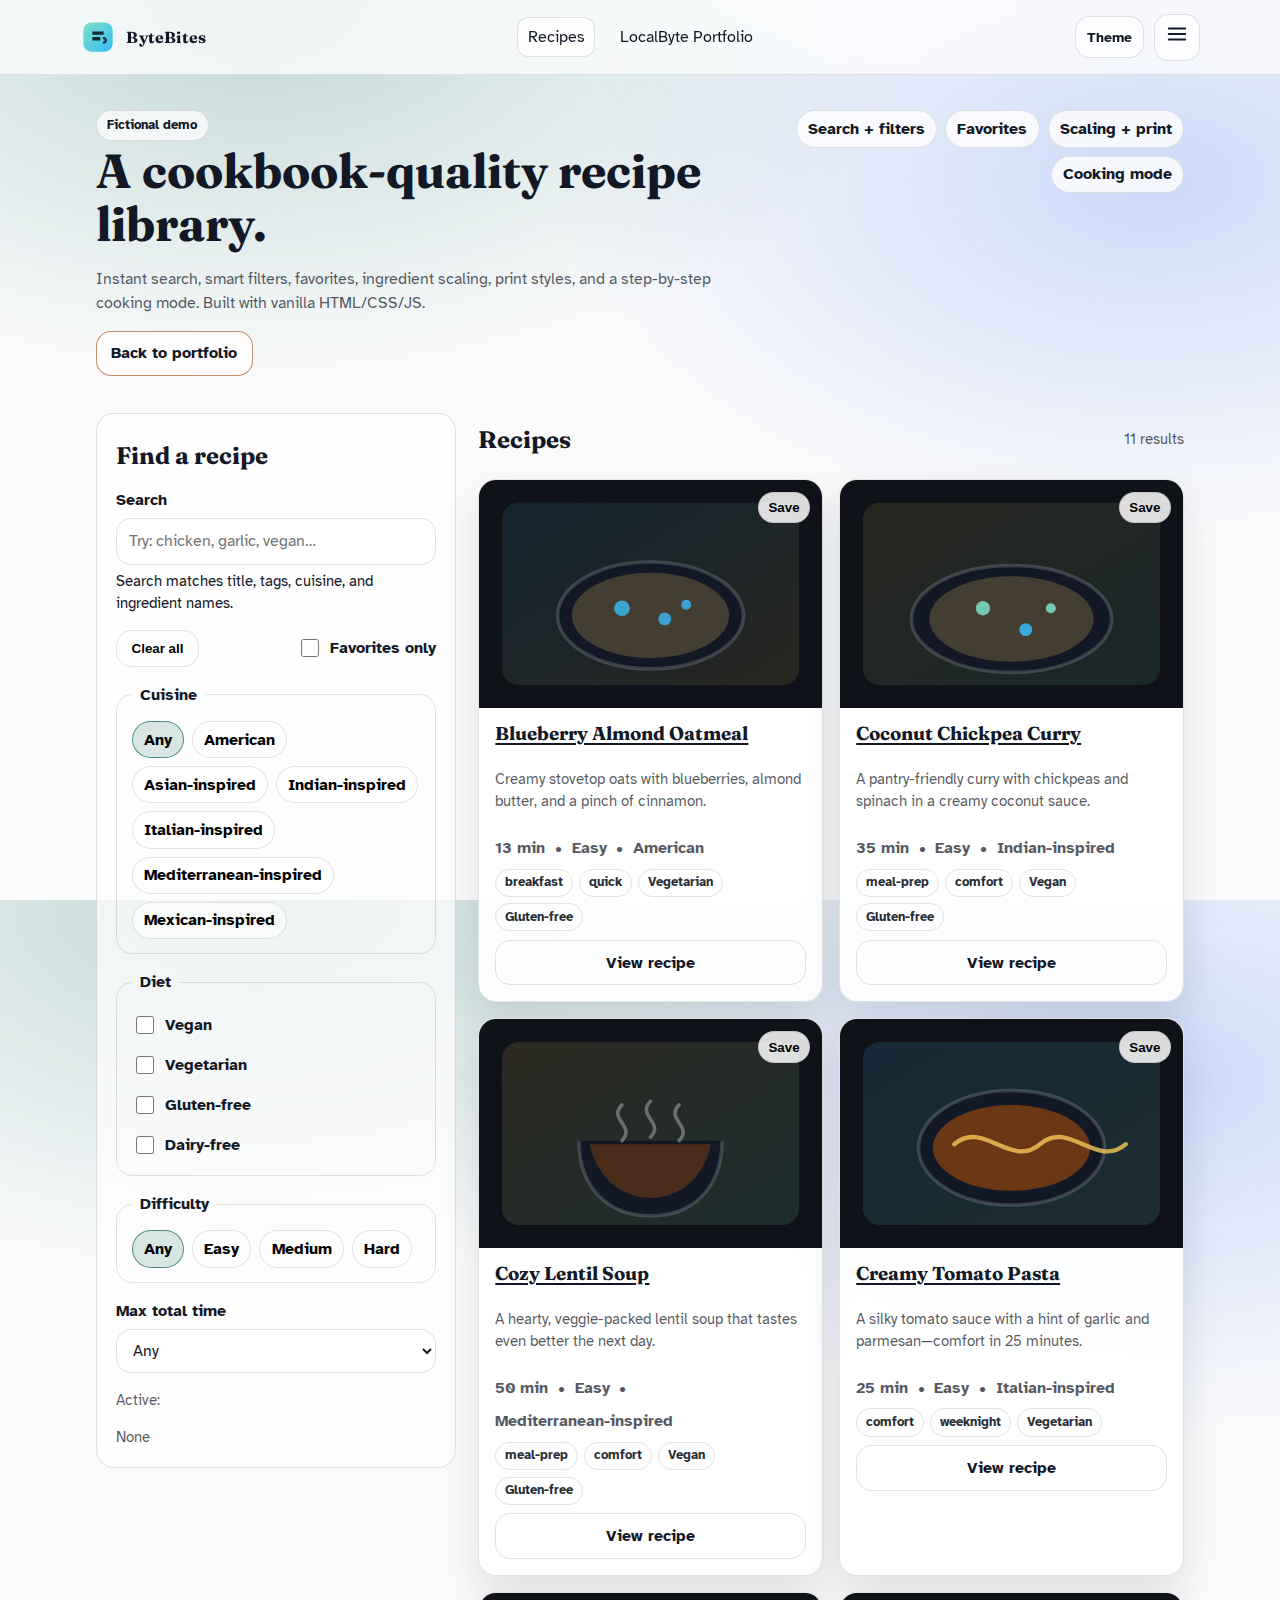
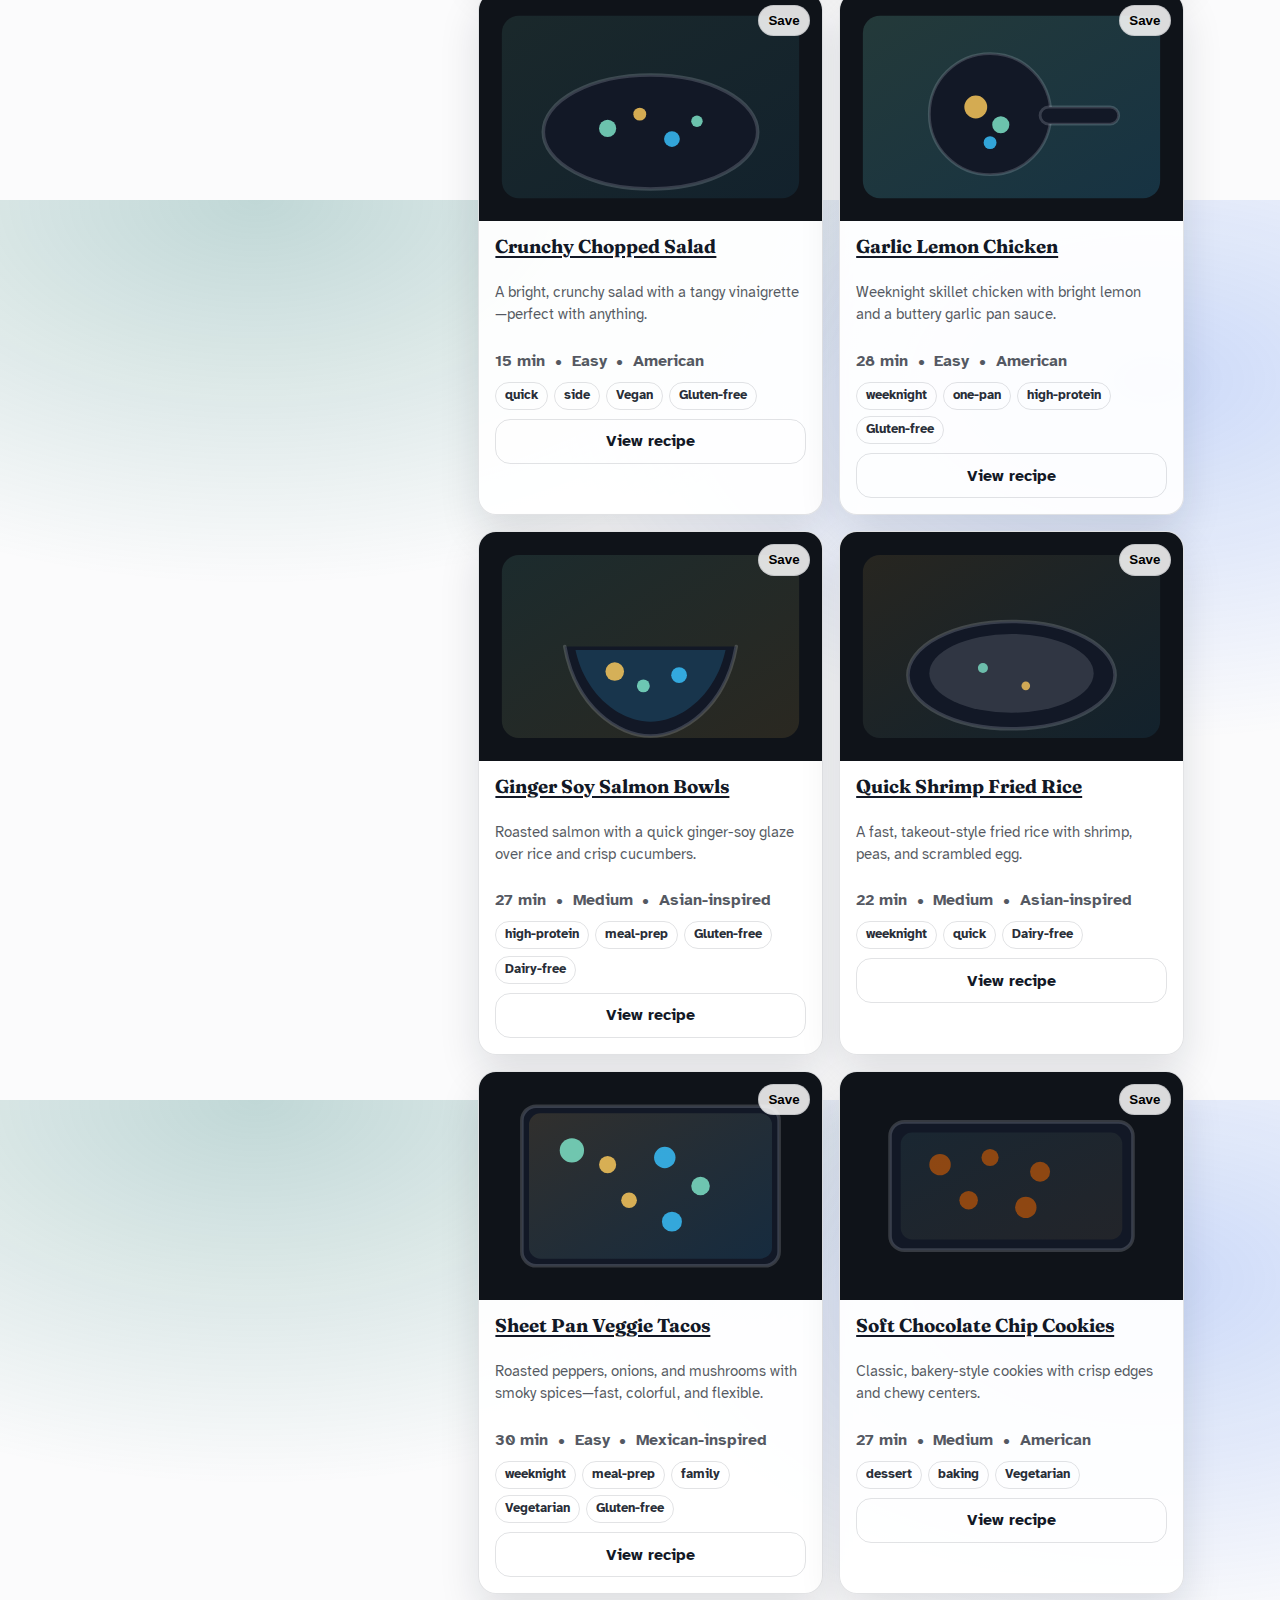
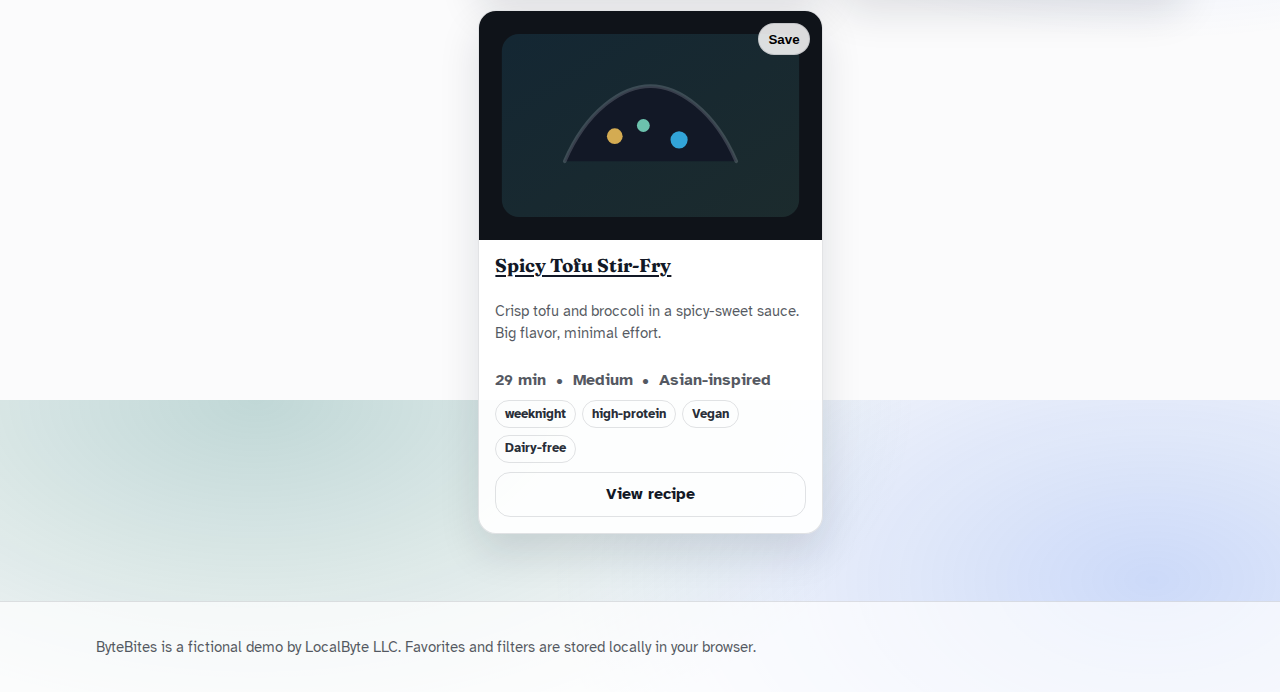
<file: public/demos/bytebites/index.html>
<!doctype html>
<html lang="en">
<head>
  <meta charset="utf-8" />
  <meta name="viewport" content="width=device-width, initial-scale=1" />
  <title>ByteBites — Recipe Book (Demo)</title>
  <meta name="description" content="ByteBites — recipe book demo by LocalByte LLC. Instant search, filtering, favorites, print-friendly recipes, and step-by-step cooking mode." />
  <script>
    (function () {
      try {
        var stored = localStorage.getItem("theme");
        if (stored) document.documentElement.setAttribute("data-theme", stored);
      } catch (e) {
      }
    })();
  </script>
  <link rel="preconnect" href="https://fonts.googleapis.com" />
  <link rel="preconnect" href="https://fonts.gstatic.com" crossorigin />
  <link href="https://fonts.googleapis.com/css2?family=Fraunces:wght@400;600;700&family=Atkinson+Hyperlegible:wght@400;700&display=swap" rel="stylesheet" />
  <link rel="stylesheet" href="assets/css/style.css" />
  <link rel="icon" type="image/svg+xml" href="assets/img/favicon.svg" />
</head>
<body data-page="index">
  <a class="skip-link" href="#main">Skip to content</a>

  <header class="site-header">
    <div class="container header-inner">
      <a class="logo" href="index.html" aria-label="ByteBites recipe book">
        <img src="assets/img/logo.svg" alt="ByteBites logo" width="36" height="36" />
        <span class="brand-name">ByteBites</span>
      </a>

      <nav class="nav-links" id="nav-menu" aria-label="Primary">
        <a class="active" href="index.html">Recipes</a>
        <a href="../../portfolio.html">LocalByte Portfolio</a>
      </nav>

      <div class="header-actions">
        <button class="theme-toggle" type="button" aria-pressed="false" title="Toggle theme">
          <span class="theme-toggle-label">Theme</span>
        </button>
        <button class="menu-toggle" type="button" aria-expanded="false" aria-controls="nav-menu" title="Menu">
          <svg viewBox="0 0 24 24" aria-hidden="true" focusable="false" fill="none" stroke="currentColor" stroke-width="2" stroke-linecap="round" stroke-linejoin="round">
            <line x1="3" y1="6" x2="21" y2="6" />
            <line x1="3" y1="12" x2="21" y2="12" />
            <line x1="3" y1="18" x2="21" y2="18" />
          </svg>
        </button>
      </div>
    </div>
  </header>

  <div class="banner" role="status" data-storage-banner hidden>
    <div class="container banner-inner">
      <strong>Storage unavailable.</strong>
      <span>Favorites and filters won’t persist in this browser session.</span>
    </div>
  </div>

  <main class="main" id="main">
    <section class="hero">
      <div class="container hero-inner">
        <div class="hero-copy">
          <span class="badge">Fictional demo</span>
          <h1>A cookbook-quality recipe library.</h1>
          <p class="muted">Instant search, smart filters, favorites, ingredient scaling, print styles, and a step-by-step cooking mode. Built with vanilla HTML/CSS/JS.</p>
          <div class="cta-row">
            <a class="button secondary" href="../../portfolio.html">Back to portfolio</a>
          </div>
        </div>
        <aside class="hero-side" aria-label="Demo highlights">
          <div class="hero-pills">
            <span class="pill">Search + filters</span>
            <span class="pill">Favorites</span>
            <span class="pill">Scaling + print</span>
            <span class="pill">Cooking mode</span>
          </div>
        </aside>
      </div>
    </section>

    <section class="section">
      <div class="container">
        <div class="layout">
          <aside class="filters" aria-label="Search and filters">
            <h2 class="h3">Find a recipe</h2>

            <div class="field">
              <label for="search">Search</label>
              <input id="search" name="search" type="search" autocomplete="off" placeholder="Try: chicken, garlic, vegan…" data-search />
              <p class="help small">Search matches title, tags, cuisine, and ingredient names.</p>
            </div>

            <div class="filter-actions">
              <button class="button subtle" type="button" data-clear-all>Clear all</button>
              <label class="toggle">
                <input type="checkbox" data-favorites-only />
                <span>Favorites only</span>
              </label>
            </div>

            <fieldset class="fieldset">
              <legend>Cuisine</legend>
              <div class="chip-row" data-cuisine-chips></div>
            </fieldset>

            <fieldset class="fieldset">
              <legend>Diet</legend>
              <div class="checklist" data-diet-options></div>
            </fieldset>

            <fieldset class="fieldset">
              <legend>Difficulty</legend>
              <div class="chip-row" data-difficulty-chips></div>
            </fieldset>

            <div class="field">
              <label for="max-minutes">Max total time</label>
              <select id="max-minutes" name="maxMinutes" data-max-minutes>
                <option value="">Any</option>
                <option value="20">20 minutes</option>
                <option value="30">30 minutes</option>
                <option value="45">45 minutes</option>
                <option value="60">60 minutes</option>
              </select>
            </div>

            <div class="active-filters" aria-label="Active filters">
              <p class="small muted">Active:</p>
              <div class="active-filter-list" data-active-filters></div>
            </div>
          </aside>

          <section class="results" aria-label="Recipe results">
            <div class="results-head">
              <h2 class="h3">Recipes</h2>
              <p class="small muted">
                <span data-results-count>0</span> results
                <span class="sr-only" role="status" aria-live="polite" data-results-live></span>
              </p>
            </div>

            <div class="grid cards" data-cards></div>

            <div class="card empty-state" data-empty hidden>
              <h3>No recipes found.</h3>
              <p class="muted">Try clearing filters or searching for a broader term.</p>
              <button class="button secondary" type="button" data-clear-all-empty>Clear all filters</button>
            </div>
          </section>
        </div>
      </div>
    </section>
  </main>

  <footer class="site-footer">
    <div class="container footer-inner">
      <p class="small muted">ByteBites is a fictional demo by LocalByte LLC. Favorites and filters are stored locally in your browser.</p>
    </div>
  </footer>

  <script src="assets/js/data.js?v=1"></script>
  <script src="assets/js/core.js?v=1"></script>
  <script src="assets/js/storage.js?v=1"></script>
  <script src="assets/js/app.js?v=1"></script>
  <script src="assets/js/index.js?v=1"></script>
</body>
</html>
</file>
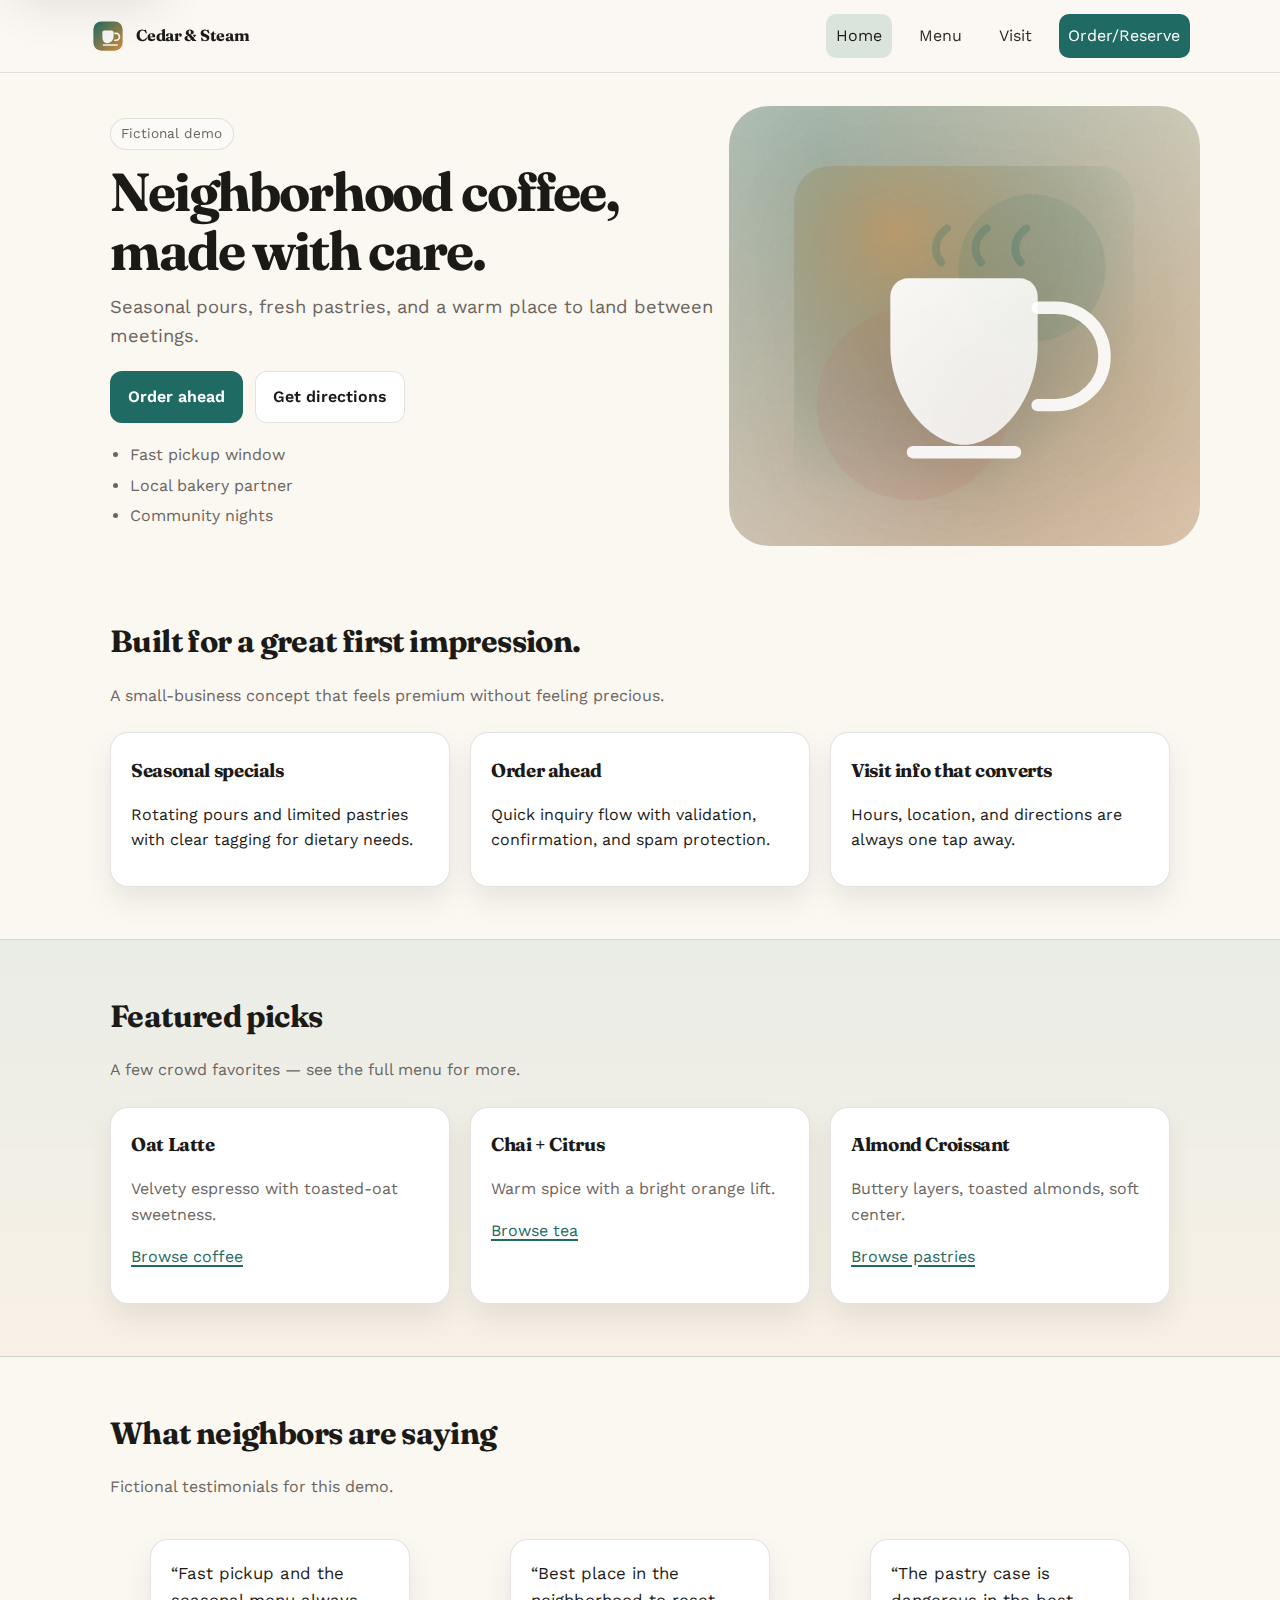
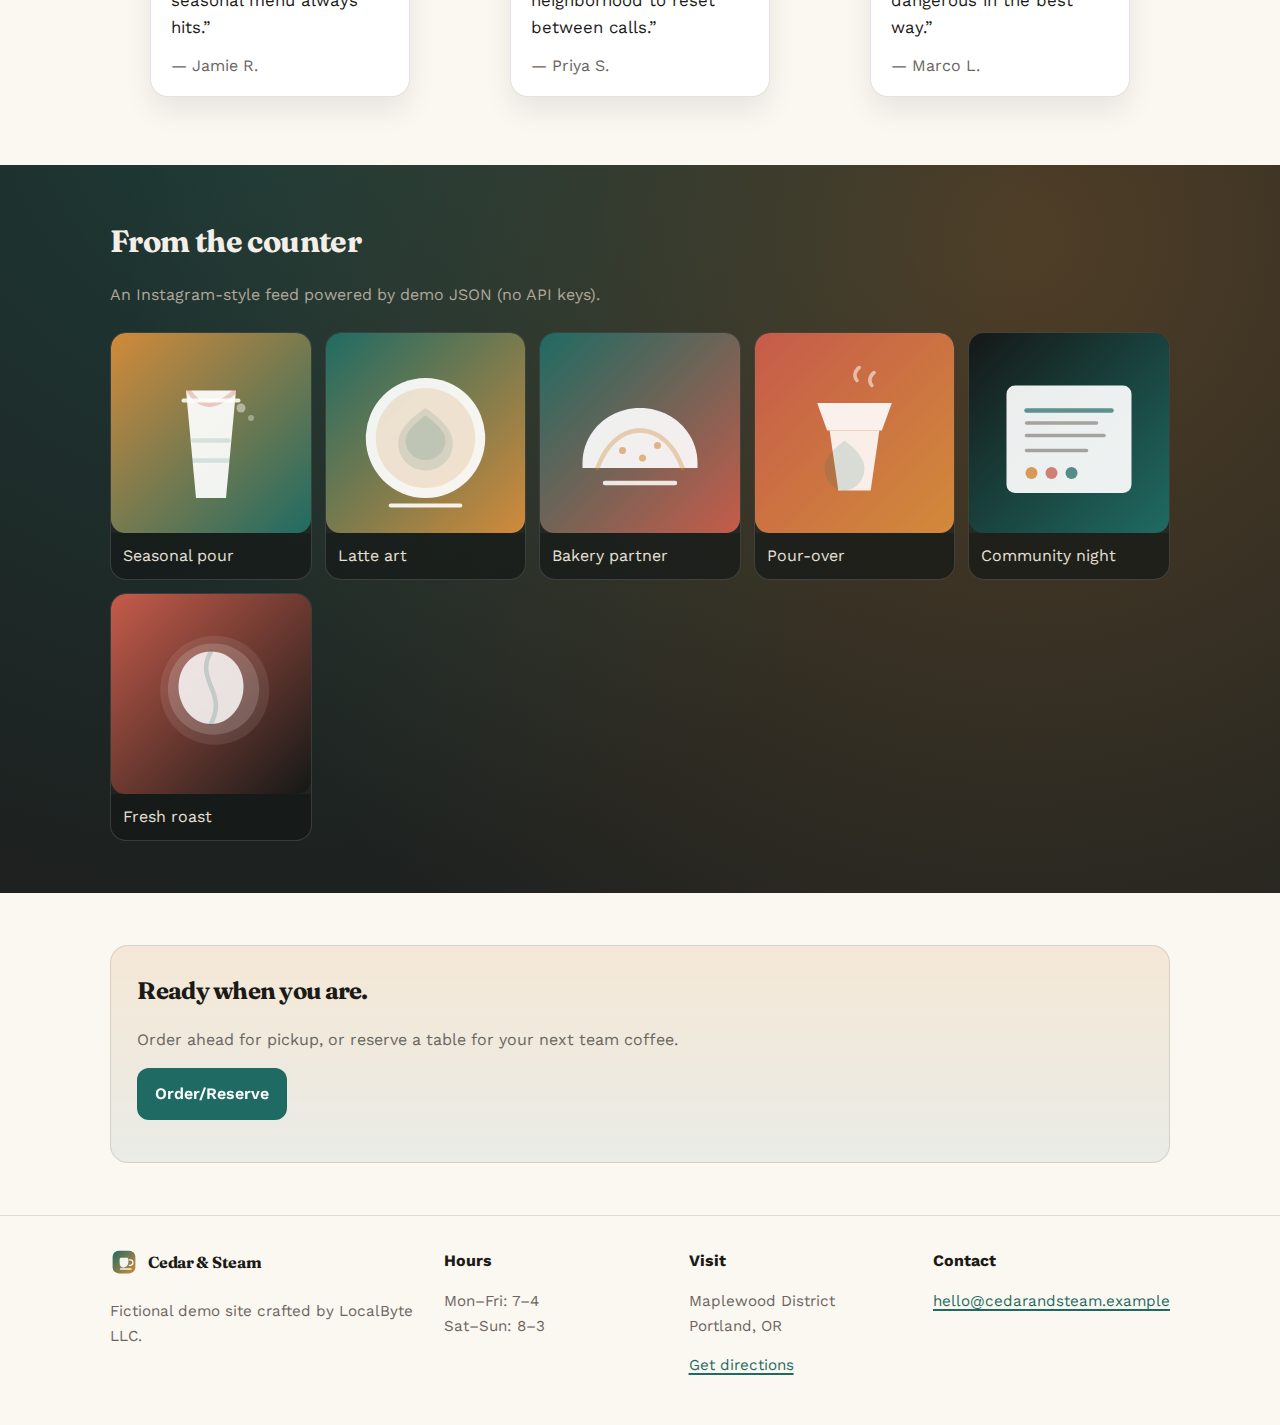
<file: public/demos/coffee-shop/index.html>
<!doctype html>
<html lang="en">
<head>
  <meta charset="utf-8" />
  <meta name="viewport" content="width=device-width, initial-scale=1" />
  <title>Cedar &amp; Steam Coffee</title>
  <meta name="description" content="Cedar &amp; Steam Coffee — neighborhood coffee, seasonal pours, and fresh pastries. (Fictional demo site.)" />
  <script type="application/ld+json">
    {
      "@context": "https://schema.org",
      "@type": "CafeOrCoffeeShop",
      "name": "Cedar & Steam Coffee",
      "description": "Neighborhood coffee, seasonal pours, and fresh pastries. Fictional demo site.",
      "address": {
        "@type": "PostalAddress",
        "addressLocality": "Portland",
        "addressRegion": "OR",
        "addressCountry": "US"
      },
      "telephone": "+1-503-555-0199",
      "url": "https://localbytellc.com/demos/coffee-shop/index.html"
    }
  </script>
  <link rel="preconnect" href="https://fonts.googleapis.com" />
  <link rel="preconnect" href="https://fonts.gstatic.com" crossorigin />
  <link href="https://fonts.googleapis.com/css2?family=Fraunces:wght@400;600;700&family=Work+Sans:wght@400;500;600&display=swap" rel="stylesheet" />
  <link rel="stylesheet" href="assets/css/style.css" />
  <link rel="icon" type="image/svg+xml" href="assets/img/favicon.svg" />
</head>
<body>
  <a class="skip-link" href="#main">Skip to content</a>

  <header class="site-header">
    <div class="container header-inner">
      <a class="logo" href="index.html" aria-label="Cedar &amp; Steam Coffee home">
        <img src="assets/img/logo.svg" alt="Cedar &amp; Steam Coffee logo" width="36" height="36" />
        <span class="brand-name">Cedar &amp; Steam</span>
      </a>

      <nav class="nav-links" id="nav-menu" aria-label="Primary">
        <a class="active" href="index.html">Home</a>
        <a href="menu.html">Menu</a>
        <a href="visit.html">Visit</a>
        <a class="nav-cta" href="order.html">Order/Reserve</a>
      </nav>

      <button class="menu-toggle" type="button" aria-expanded="false" aria-controls="nav-menu" title="Menu">
        <svg viewBox="0 0 24 24" aria-hidden="true" focusable="false" fill="none" stroke="currentColor" stroke-width="2" stroke-linecap="round" stroke-linejoin="round">
          <line x1="3" y1="6" x2="21" y2="6" />
          <line x1="3" y1="12" x2="21" y2="12" />
          <line x1="3" y1="18" x2="21" y2="18" />
        </svg>
      </button>
    </div>
  </header>

  <main class="main" id="main">
    <section class="hero" data-hero>
      <div class="container hero-inner">
        <div class="hero-copy">
          <span class="badge">Fictional demo</span>
          <h1>Neighborhood coffee, made with care.</h1>
          <p>Seasonal pours, fresh pastries, and a warm place to land between meetings.</p>
          <div class="cta-group">
            <a class="button primary" href="order.html">Order ahead</a>
            <a class="button secondary" href="visit.html#map">Get directions</a>
          </div>
          <ul class="hero-points">
            <li>Fast pickup window</li>
            <li>Local bakery partner</li>
            <li>Community nights</li>
          </ul>
        </div>
        <div class="hero-media" aria-hidden="true">
          <div class="hero-art" data-hero-layer></div>
          <img class="hero-mark" src="assets/img/hero-mark.svg" alt="" loading="lazy" width="600" height="600" />
        </div>
      </div>
    </section>

    <section class="section">
      <div class="container">
        <div class="section-head">
          <h2>Built for a great first impression.</h2>
          <p class="muted">A small-business concept that feels premium without feeling precious.</p>
        </div>
        <div class="grid three">
          <article class="card">
            <h3>Seasonal specials</h3>
            <p>Rotating pours and limited pastries with clear tagging for dietary needs.</p>
          </article>
          <article class="card">
            <h3>Order ahead</h3>
            <p>Quick inquiry flow with validation, confirmation, and spam protection.</p>
          </article>
          <article class="card">
            <h3>Visit info that converts</h3>
            <p>Hours, location, and directions are always one tap away.</p>
          </article>
        </div>
      </div>
    </section>

    <section class="section section-soft">
      <div class="container">
        <div class="section-head">
          <h2>Featured picks</h2>
          <p class="muted">A few crowd favorites — see the full menu for more.</p>
        </div>
        <div class="grid three">
          <article class="card menu-preview">
            <h3>Oat Latte</h3>
            <p class="muted">Velvety espresso with toasted-oat sweetness.</p>
            <p><a class="text-link" href="menu.html?category=coffee">Browse coffee</a></p>
          </article>
          <article class="card menu-preview">
            <h3>Chai + Citrus</h3>
            <p class="muted">Warm spice with a bright orange lift.</p>
            <p><a class="text-link" href="menu.html?category=tea">Browse tea</a></p>
          </article>
          <article class="card menu-preview">
            <h3>Almond Croissant</h3>
            <p class="muted">Buttery layers, toasted almonds, soft center.</p>
            <p><a class="text-link" href="menu.html?category=pastries">Browse pastries</a></p>
          </article>
        </div>
      </div>
    </section>

    <section class="section">
      <div class="container">
        <div class="section-head">
          <h2>What neighbors are saying</h2>
          <p class="muted">Fictional testimonials for this demo.</p>
        </div>
        <div class="grid three">
          <figure class="card quote">
            <blockquote>
              “Fast pickup and the seasonal menu always hits.”
            </blockquote>
            <figcaption class="muted">— Jamie R.</figcaption>
          </figure>
          <figure class="card quote">
            <blockquote>
              “Best place in the neighborhood to reset between calls.”
            </blockquote>
            <figcaption class="muted">— Priya S.</figcaption>
          </figure>
          <figure class="card quote">
            <blockquote>
              “The pastry case is dangerous in the best way.”
            </blockquote>
            <figcaption class="muted">— Marco L.</figcaption>
          </figure>
        </div>
      </div>
    </section>

    <section class="section section-dark">
      <div class="container">
        <div class="section-head">
          <h2>From the counter</h2>
          <p class="muted">An Instagram-style feed powered by demo JSON (no API keys).</p>
        </div>
        <div class="feed-grid" data-instagram-feed data-src="assets/data/instagram.json" aria-label="Photo feed">
          <a class="feed-card" href="menu.html?category=seasonal">
            <img src="assets/img/feed/seasonal.svg" alt="A seasonal drink illustration" loading="lazy" width="800" height="800" />
            <span class="feed-meta">Seasonal pour</span>
          </a>
          <a class="feed-card" href="menu.html?category=coffee">
            <img src="assets/img/feed/latte.svg" alt="A latte illustration" loading="lazy" width="800" height="800" />
            <span class="feed-meta">Latte art</span>
          </a>
          <a class="feed-card" href="menu.html?category=pastries">
            <img src="assets/img/feed/pastry.svg" alt="A pastry illustration" loading="lazy" width="800" height="800" />
            <span class="feed-meta">Bakery partner</span>
          </a>
          <a class="feed-card" href="menu.html?category=coffee">
            <img src="assets/img/feed/pourover.svg" alt="A pour-over illustration" loading="lazy" width="800" height="800" />
            <span class="feed-meta">Pour-over</span>
          </a>
          <a class="feed-card" href="visit.html">
            <img src="assets/img/feed/community.svg" alt="An event poster illustration" loading="lazy" width="800" height="800" />
            <span class="feed-meta">Community night</span>
          </a>
          <a class="feed-card" href="menu.html?category=coffee">
            <img src="assets/img/feed/beans.svg" alt="Coffee beans illustration" loading="lazy" width="800" height="800" />
            <span class="feed-meta">Fresh roast</span>
          </a>
        </div>
        <p class="small muted feed-note" data-feed-note hidden>Feed unavailable — showing a curated fallback.</p>
      </div>
    </section>

    <section class="section">
      <div class="container">
        <div class="note">
          <h2 class="note-title">Ready when you are.</h2>
          <p class="muted">Order ahead for pickup, or reserve a table for your next team coffee.</p>
          <p><a class="button primary" href="order.html">Order/Reserve</a></p>
        </div>
      </div>
    </section>
  </main>

  <footer class="site-footer">
    <div class="container footer-grid">
      <div>
        <div class="logo logo-footer">
          <img src="assets/img/logo.svg" alt="Cedar &amp; Steam Coffee logo" width="28" height="28" />
          <span class="brand-name">Cedar &amp; Steam</span>
        </div>
        <p class="small muted">Fictional demo site crafted by LocalByte LLC.</p>
      </div>
      <div>
        <strong>Hours</strong>
        <p class="small muted">Mon–Fri: 7–4<br />Sat–Sun: 8–3</p>
      </div>
      <div>
        <strong>Visit</strong>
        <p class="small muted">Maplewood District<br />Portland, OR</p>
        <p class="small"><a class="text-link" href="visit.html">Get directions</a></p>
      </div>
      <div>
        <strong>Contact</strong>
        <p class="small"><a class="text-link" href="mailto:hello@cedarandsteam.example">hello@cedarandsteam.example</a></p>
      </div>
    </div>
  </footer>

  <script src="assets/js/app.js?v=1"></script>
</body>
</html>
</file>
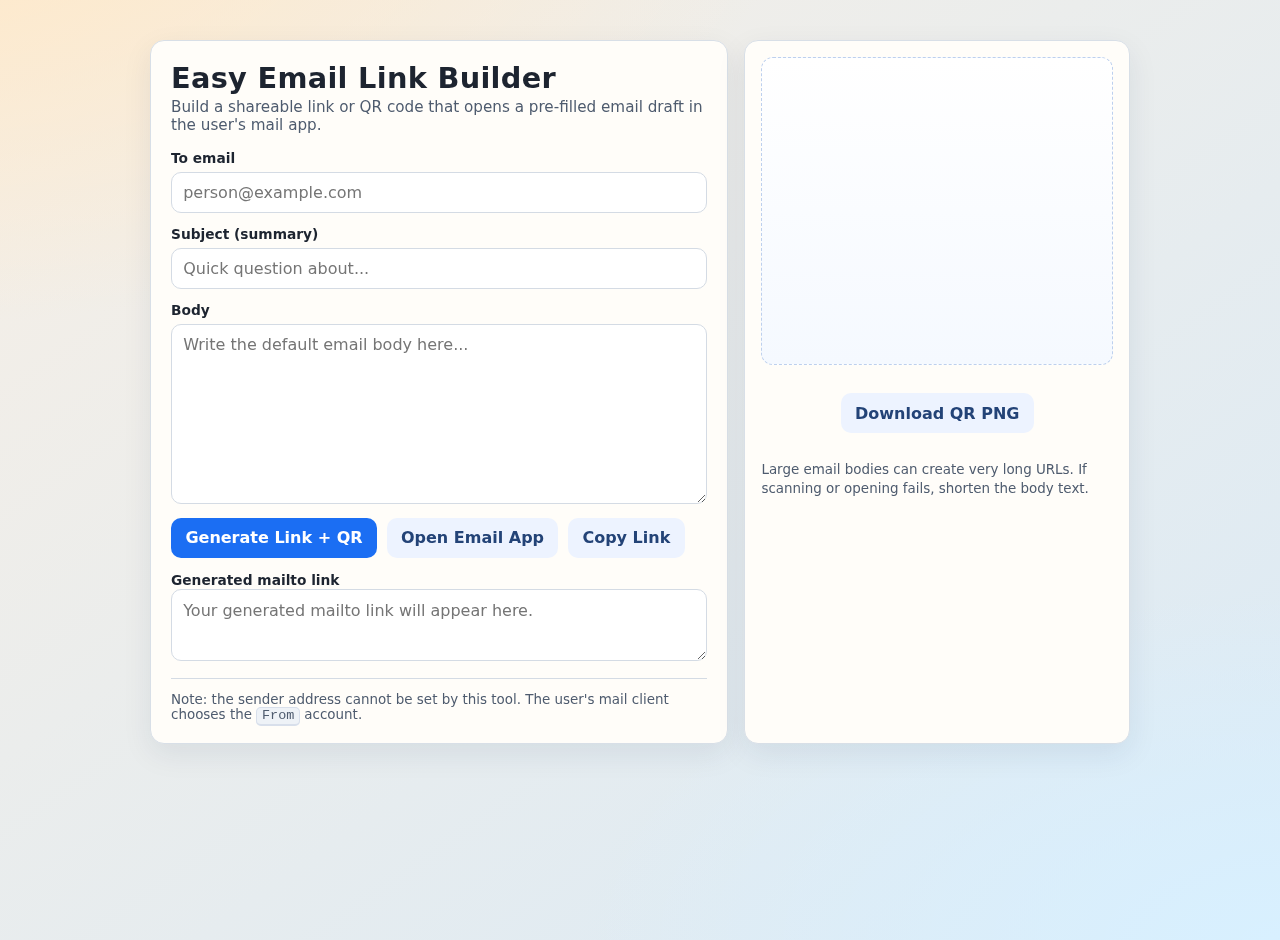
<file: public/demos/easy-email/index.html>
<!doctype html>
<html lang="en">
  <head>
    <meta charset="utf-8" />
    <meta name="viewport" content="width=device-width, initial-scale=1" />
    <title>Easy Email Link Builder</title>
    <meta
      name="description"
      content="Generate mailto links and QR codes to open pre-filled email drafts."
    />
    <style>
      :root {
        --bg-1: #f7efe5;
        --bg-2: #daeaf6;
        --panel: #fffdf8;
        --text: #1d2430;
        --muted: #4e5b6e;
        --line: #d4dbe4;
        --accent: #1b6ef3;
        --accent-strong: #1057c8;
        --danger: #aa2f2f;
        --ok: #2f7f45;
        --radius: 14px;
      }

      * {
        box-sizing: border-box;
      }

      body {
        margin: 0;
        min-height: 100vh;
        font-family: "Public Sans", "Segoe UI", system-ui, sans-serif;
        color: var(--text);
        background:
          radial-gradient(1300px 600px at -10% -10%, #ffe8c6 0, transparent 70%),
          radial-gradient(1000px 500px at 100% 100%, #d8f0ff 0, transparent 70%),
          linear-gradient(145deg, var(--bg-1), var(--bg-2));
      }

      .wrap {
        width: min(980px, 94vw);
        margin: 2.5rem auto;
        display: grid;
        gap: 1rem;
        grid-template-columns: 1.2fr 0.8fr;
      }

      .card {
        background: color-mix(in srgb, var(--panel) 88%, white);
        border: 1px solid color-mix(in srgb, var(--line) 90%, white);
        border-radius: var(--radius);
        box-shadow: 0 10px 30px rgba(17, 40, 75, 0.08);
        backdrop-filter: blur(2px);
      }

      .card-main {
        padding: 1.25rem;
      }

      .card-side {
        padding: 1rem;
        display: flex;
        flex-direction: column;
        gap: 0.9rem;
        align-items: center;
      }

      h1 {
        margin: 0 0 0.2rem;
        font-size: clamp(1.35rem, 2.3vw, 1.8rem);
        letter-spacing: 0.01em;
      }

      .sub {
        margin: 0 0 1rem;
        color: var(--muted);
        font-size: 0.95rem;
      }

      .grid {
        display: grid;
        grid-template-columns: 1fr 1fr;
        gap: 0.8rem;
      }

      .field {
        display: grid;
        gap: 0.35rem;
      }

      .field-wide {
        grid-column: 1 / -1;
      }

      label {
        font-size: 0.86rem;
        font-weight: 600;
      }

      input,
      textarea {
        width: 100%;
        border: 1px solid var(--line);
        border-radius: 10px;
        padding: 0.64rem 0.7rem;
        font: inherit;
        color: inherit;
        background: #fff;
      }

      input:focus,
      textarea:focus {
        outline: 2px solid color-mix(in srgb, var(--accent) 20%, white);
        border-color: var(--accent);
      }

      textarea {
        min-height: 180px;
        resize: vertical;
      }

      .actions {
        display: flex;
        flex-wrap: wrap;
        gap: 0.6rem;
        margin-top: 0.9rem;
      }

      button,
      .button-link {
        border: 0;
        border-radius: 10px;
        padding: 0.65rem 0.9rem;
        font: inherit;
        font-weight: 650;
        text-decoration: none;
        display: inline-flex;
        align-items: center;
        justify-content: center;
        cursor: pointer;
        transition: transform 120ms ease, opacity 120ms ease;
      }

      button:active,
      .button-link:active {
        transform: translateY(1px);
      }

      .primary {
        background: var(--accent);
        color: white;
      }

      .primary:hover {
        background: var(--accent-strong);
      }

      .ghost {
        background: #edf3ff;
        color: #234377;
      }

      .ghost:hover {
        opacity: 0.92;
      }

      .output {
        margin-top: 0.8rem;
      }

      #mailtoOutput {
        min-height: 72px;
        background: #fff;
      }

      .status {
        margin-top: 0.6rem;
        font-size: 0.88rem;
        color: var(--muted);
      }

      .status.error {
        color: var(--danger);
      }

      .status.ok {
        color: var(--ok);
      }

      .qr-shell {
        width: 100%;
        border-radius: 12px;
        background: linear-gradient(180deg, #ffffff, #f5f9ff);
        border: 1px dashed #bdd0ee;
        min-height: 290px;
        display: grid;
        place-items: center;
        padding: 0.8rem;
      }

      canvas,
      #qrContainer img,
      #qrContainer canvas {
        max-width: 100%;
        height: auto;
      }

      #qrContainer {
        width: 280px;
        height: 280px;
        display: grid;
        place-items: center;
      }

      .note {
        width: 100%;
        font-size: 0.84rem;
        color: var(--muted);
        line-height: 1.4;
      }

      .footer-note {
        margin-top: 0.8rem;
        border-top: 1px solid var(--line);
        padding-top: 0.8rem;
        font-size: 0.84rem;
        color: var(--muted);
      }

      .kbd {
        font-family: ui-monospace, SFMono-Regular, Menlo, Consolas, monospace;
        background: #eef2f7;
        border: 1px solid #d8dfeb;
        border-bottom-width: 2px;
        border-radius: 5px;
        padding: 0.03rem 0.3rem;
      }

      @media (max-width: 860px) {
        .wrap {
          grid-template-columns: 1fr;
        }
      }
    </style>
  </head>
  <body>
    <main class="wrap">
      <section class="card card-main">
        <h1>Easy Email Link Builder</h1>
        <p class="sub">
          Build a shareable link or QR code that opens a pre-filled email draft in the
          user's mail app.
        </p>

        <form id="builderForm">
          <div class="grid">
            <div class="field field-wide">
              <label for="to">To email</label>
              <input id="to" name="to" type="email" autocomplete="email" placeholder="person@example.com" required />
            </div>
            <div class="field field-wide">
              <label for="subject">Subject (summary)</label>
              <input id="subject" name="subject" type="text" maxlength="220" placeholder="Quick question about..." />
            </div>
            <div class="field field-wide">
              <label for="body">Body</label>
              <textarea id="body" name="body" placeholder="Write the default email body here..."></textarea>
            </div>
          </div>

          <div class="actions">
            <button class="primary" type="submit">Generate Link + QR</button>
            <a id="openLink" class="button-link ghost" href="#" rel="noopener">Open Email App</a>
            <button id="copyLinkBtn" class="ghost" type="button">Copy Link</button>
          </div>

          <div class="output">
            <label for="mailtoOutput">Generated mailto link</label>
            <textarea id="mailtoOutput" readonly placeholder="Your generated mailto link will appear here."></textarea>
            <div id="status" class="status" aria-live="polite"></div>
          </div>
        </form>

        <div class="footer-note">
          Note: the sender address cannot be set by this tool. The user's mail client chooses
          the <span class="kbd">From</span> account.
        </div>
      </section>

      <aside class="card card-side">
        <div class="qr-shell">
          <div id="qrContainer" aria-label="Generated QR code"></div>
        </div>
        <div class="actions">
          <button id="downloadQrBtn" class="ghost" type="button">Download QR PNG</button>
        </div>
        <p class="note">
          Large email bodies can create very long URLs. If scanning or opening fails, shorten the body text.
        </p>
      </aside>
    </main>

    <script>
      (function () {
        const form = document.getElementById("builderForm");
        const toInput = document.getElementById("to");
        const subjectInput = document.getElementById("subject");
        const bodyInput = document.getElementById("body");
        const output = document.getElementById("mailtoOutput");
        const status = document.getElementById("status");
        const openLink = document.getElementById("openLink");
        const copyLinkBtn = document.getElementById("copyLinkBtn");
        const downloadQrBtn = document.getElementById("downloadQrBtn");
        const qrContainer = document.getElementById("qrContainer");
        const qrLibrarySources = [
          "https://cdnjs.cloudflare.com/ajax/libs/qrcodejs/1.0.0/qrcode.min.js",
          "https://cdn.jsdelivr.net/npm/qrcodejs@1.0.0/qrcode.min.js",
          "https://cdn.jsdelivr.net/gh/davidshimjs/qrcodejs/qrcode.min.js",
        ];
        let qrLoaderPromise = null;
        let qrCodeInstance = null;

        function buildMailto(to, subject, body) {
          const recipient = encodeURIComponent(to.trim());
          const params = [];
          if (subject.trim()) {
            params.push("subject=" + encodeURIComponent(subject.trim()));
          }
          if (body.trim()) {
            params.push("body=" + encodeURIComponent(body));
          }
          return "mailto:" + recipient + (params.length ? "?" + params.join("&") : "");
        }

        function setStatus(message, kind) {
          status.textContent = message;
          status.className = "status" + (kind ? " " + kind : "");
        }

        function validateTo(value) {
          return /^[^\s@]+@[^\s@]+\.[^\s@]+$/.test(value.trim());
        }

        function hasQrLibrary() {
          return typeof window.QRCode === "function";
        }

        function isQrLibraryReady() {
          return (
            hasQrLibrary() &&
            window.QRCode.CorrectLevel &&
            typeof window.QRCode.CorrectLevel.M !== "undefined"
          );
        }

        function tryLoadQrScript(index, resolve, reject) {
          if (index >= qrLibrarySources.length) {
            reject(new Error("QR library could not be loaded"));
            return;
          }

          const script = document.createElement("script");
          script.src = qrLibrarySources[index];
          script.async = true;
          script.onload = function () {
            if (isQrLibraryReady()) {
              resolve();
            } else {
              tryLoadQrScript(index + 1, resolve, reject);
            }
          };
          script.onerror = function () {
            tryLoadQrScript(index + 1, resolve, reject);
          };
          document.head.appendChild(script);
        }

        function loadQrLibrary() {
          if (isQrLibraryReady()) {
            return Promise.resolve();
          }
          if (qrLoaderPromise) {
            return qrLoaderPromise;
          }

          qrLoaderPromise = new Promise(function (resolve, reject) {
            tryLoadQrScript(0, resolve, reject);
          });
          return qrLoaderPromise;
        }

        function clearQr() {
          qrContainer.innerHTML = "";
          qrCodeInstance = null;
        }

        async function renderQr(text) {
          await loadQrLibrary();
          if (!qrCodeInstance) {
            qrCodeInstance = new QRCode(qrContainer, {
              text: "",
              width: 280,
              height: 280,
              colorDark: "#1d2430",
              colorLight: "#ffffff",
              correctLevel: QRCode.CorrectLevel.M,
            });
          }
          qrCodeInstance.makeCode(text);
        }

        function getRenderedQrDataUrl() {
          const img = qrContainer.querySelector("img");
          if (img && img.src) {
            return img.src;
          }
          const canvas = qrContainer.querySelector("canvas");
          if (canvas && typeof canvas.toDataURL === "function") {
            return canvas.toDataURL("image/png");
          }
          return "";
        }

        async function generate() {
          const to = toInput.value;
          const subject = subjectInput.value;
          const body = bodyInput.value;

          if (!validateTo(to)) {
            clearQr();
            setStatus("Enter a valid destination email address.", "error");
            return;
          }

          const mailto = buildMailto(to, subject, body);
          output.value = mailto;
          openLink.href = mailto;

          try {
            await renderQr(mailto);
          } catch (error) {
            setStatus(
              "Could not generate QR code. Check network/CDN access, then retry.",
              "error"
            );
            return;
          }

          if (mailto.length > 1800) {
            setStatus(
              "Generated link is long and may fail in some apps. Consider shortening the body.",
              "error"
            );
          } else {
            setStatus("Link and QR code are ready.", "ok");
          }
        }

        form.addEventListener("submit", function (event) {
          event.preventDefault();
          generate();
        });

        copyLinkBtn.addEventListener("click", async function () {
          const value = output.value;
          if (!value) {
            setStatus("Generate a link first.", "error");
            return;
          }
          try {
            await navigator.clipboard.writeText(value);
            setStatus("Link copied to clipboard.", "ok");
          } catch (error) {
            output.focus();
            output.select();
            setStatus("Clipboard access blocked. Press Ctrl/Cmd+C manually.", "error");
          }
        });

        downloadQrBtn.addEventListener("click", function () {
          if (!output.value) {
            setStatus("Generate a link first.", "error");
            return;
          }
          const dataUrl = getRenderedQrDataUrl();
          if (!dataUrl) {
            setStatus("QR image is not ready yet. Generate again.", "error");
            return;
          }
          const link = document.createElement("a");
          link.href = dataUrl;
          link.download = "email-link-qr.png";
          document.body.appendChild(link);
          link.click();
          link.remove();
          setStatus("QR image downloaded.", "ok");
        });

        openLink.addEventListener("click", function (event) {
          if (!output.value) {
            event.preventDefault();
            setStatus("Generate a link first.", "error");
          }
        });
      })();
    </script>
  </body>
</html>
</file>
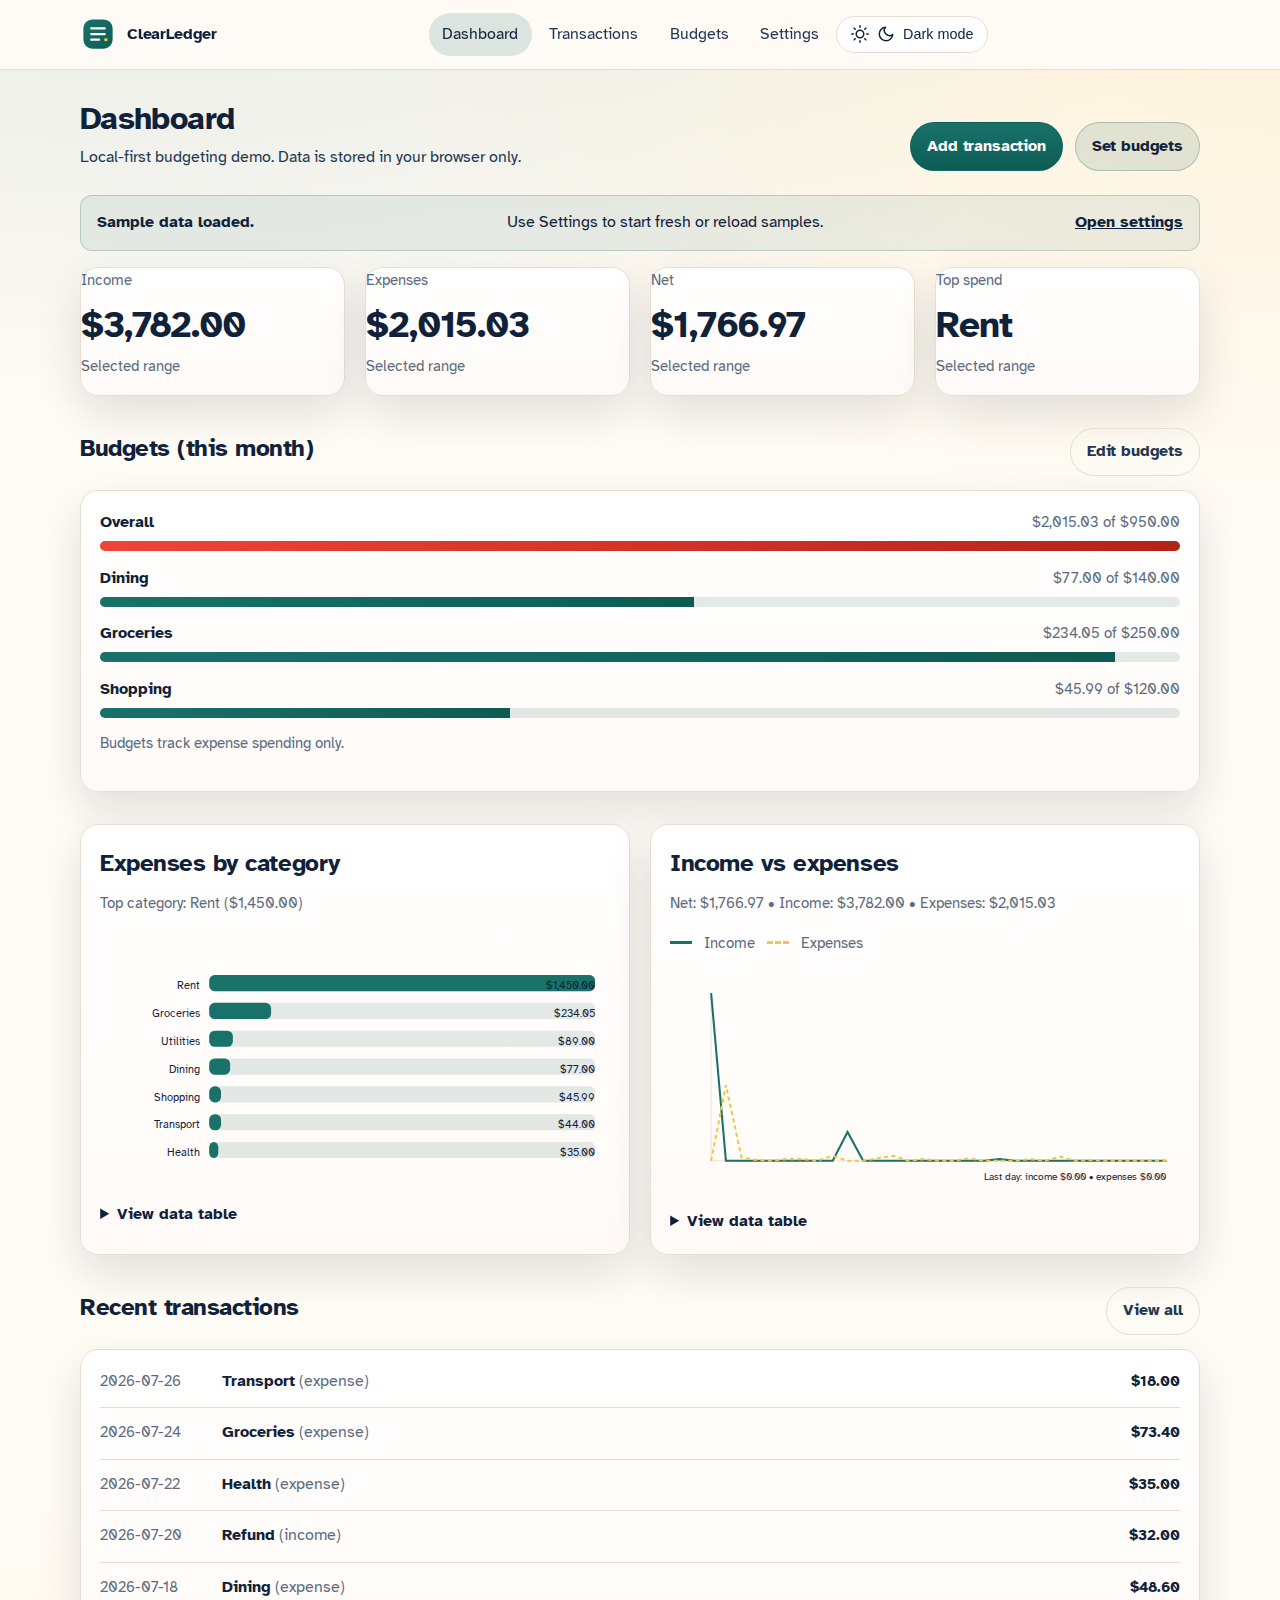
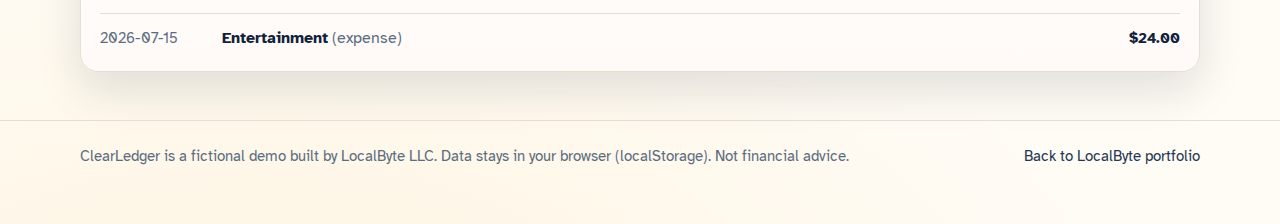
<file: public/demos/finance-dashboard/index.html>
<!doctype html>
<html lang="en">
<head>
  <meta charset="utf-8" />
  <meta name="viewport" content="width=device-width, initial-scale=1" />
  <title>Dashboard | ClearLedger</title>
  <meta name="description" content="ClearLedger — personal finance dashboard demo by LocalByte LLC. Fictional demo; data stays in your browser." />
  <script>
    (function () {
      try {
        var stored = localStorage.getItem("theme");
        if (stored) document.documentElement.setAttribute("data-theme", stored);
      } catch (e) {
      }
    })();
  </script>
  <link rel="preconnect" href="https://fonts.googleapis.com" />
  <link rel="preconnect" href="https://fonts.gstatic.com" crossorigin />
  <link href="https://fonts.googleapis.com/css2?family=Atkinson+Hyperlegible:wght@400;700&family=Lexend:wght@400;500;600&display=swap" rel="stylesheet" />
  <link rel="stylesheet" href="assets/css/style.css" />
  <link rel="icon" type="image/svg+xml" href="assets/img/favicon.svg" />
</head>
<body data-page="dashboard">
  <a class="skip-link" href="#main">Skip to content</a>

  <header class="app-header">
    <div class="container header-inner">
      <a class="logo" href="index.html" aria-label="ClearLedger dashboard">
        <img src="assets/img/logo.svg" alt="" width="36" height="36" />
        <span class="brand-name">ClearLedger</span>
      </a>

      <nav class="nav-links" id="nav-menu" aria-label="Primary">
        <a class="active" href="index.html">Dashboard</a>
        <a href="transactions.html">Transactions</a>
        <a href="budgets.html">Budgets</a>
        <a href="settings.html">Settings</a>
        <button class="theme-toggle" type="button" aria-pressed="false">
          <svg class="icon-sun" viewBox="0 0 24 24" aria-hidden="true" focusable="false" fill="none" stroke="currentColor" stroke-width="2" stroke-linecap="round" stroke-linejoin="round">
            <circle cx="12" cy="12" r="5"/>
            <line x1="12" y1="1" x2="12" y2="3"/>
            <line x1="12" y1="21" x2="12" y2="23"/>
            <line x1="4.22" y1="4.22" x2="5.64" y2="5.64"/>
            <line x1="18.36" y1="18.36" x2="19.78" y2="19.78"/>
            <line x1="1" y1="12" x2="3" y2="12"/>
            <line x1="21" y1="12" x2="23" y2="12"/>
            <line x1="4.22" y1="19.78" x2="5.64" y2="18.36"/>
            <line x1="18.36" y1="5.64" x2="19.78" y2="4.22"/>
          </svg>
          <svg class="icon-moon" viewBox="0 0 24 24" aria-hidden="true" focusable="false" fill="none" stroke="currentColor" stroke-width="2" stroke-linecap="round" stroke-linejoin="round">
            <path d="M21 12.79A9 9 0 1 1 11.21 3 7 7 0 0 0 21 12.79z"/>
          </svg>
          <span class="theme-label">Dark mode</span>
        </button>
      </nav>

      <button class="menu-toggle" type="button" aria-expanded="false" aria-controls="nav-menu" title="Menu">
        <svg viewBox="0 0 24 24" aria-hidden="true" focusable="false" fill="none" stroke="currentColor" stroke-width="2" stroke-linecap="round" stroke-linejoin="round">
          <line x1="3" y1="6" x2="21" y2="6" />
          <line x1="3" y1="12" x2="21" y2="12" />
          <line x1="3" y1="18" x2="21" y2="18" />
        </svg>
      </button>
    </div>
  </header>

  <div class="banner" role="status" data-storage-banner hidden>
    <div class="container banner-inner">
      <strong>Storage unavailable.</strong>
      <span>Changes won’t persist in this browser session.</span>
    </div>
  </div>

  <main id="main" class="main">
    <div class="container">
      <section class="page-hero">
        <div class="hero-copy">
          <h1>Dashboard</h1>
          <p class="lede">Local-first budgeting demo. Data is stored in your browser only.</p>
        </div>
        <div class="hero-actions">
          <a class="button primary" href="transactions.html#add">Add transaction</a>
          <a class="button secondary" href="budgets.html">Set budgets</a>
        </div>
      </section>

      <section class="notice" data-sample-banner hidden>
        <strong>Sample data loaded.</strong>
        <span>Use Settings to start fresh or reload samples.</span>
        <a class="notice-link" href="settings.html">Open settings</a>
      </section>

      <section class="grid summary-grid" aria-label="This month summary">
        <article class="card summary-card">
          <p class="kicker">Income</p>
          <p class="value" data-summary-income>$0</p>
          <p class="small muted" data-summary-caption>Selected range</p>
        </article>
        <article class="card summary-card">
          <p class="kicker">Expenses</p>
          <p class="value" data-summary-expenses>$0</p>
          <p class="small muted" data-summary-caption>Selected range</p>
        </article>
        <article class="card summary-card">
          <p class="kicker">Net</p>
          <p class="value" data-summary-net>$0</p>
          <p class="small muted" data-summary-caption>Selected range</p>
        </article>
        <article class="card summary-card">
          <p class="kicker">Top spend</p>
          <p class="value" data-summary-top>—</p>
          <p class="small muted" data-summary-top-caption>Selected range</p>
        </article>
      </section>

      <section class="section">
        <div class="section-head">
          <h2>Budgets (this month)</h2>
          <a class="button subtle" href="budgets.html">Edit budgets</a>
        </div>
        <div class="card">
          <div class="card-body" data-budgets-snapshot>
            <p class="muted">Loading budgets…</p>
          </div>
        </div>
      </section>

      <section class="section grid charts-grid" aria-label="Insights">
        <article class="card">
          <div class="card-head">
            <h2>Expenses by category</h2>
            <p class="small muted" data-category-summary>—</p>
          </div>
          <div class="card-body">
            <div class="chart" data-category-chart aria-label="Category breakdown chart"></div>
            <details class="details" data-category-table>
              <summary>View data table</summary>
              <div class="details-body"></div>
            </details>
          </div>
        </article>
        <article class="card">
          <div class="card-head">
            <h2>Income vs expenses</h2>
            <p class="small muted" data-trend-summary>—</p>
            <p class="small muted legend"><span class="legend-line income" aria-hidden="true"></span> Income <span class="legend-line expense" aria-hidden="true"></span> Expenses</p>
          </div>
          <div class="card-body">
            <div class="chart" data-trend-chart aria-label="Income versus expenses trend chart"></div>
            <details class="details" data-trend-table>
              <summary>View data table</summary>
              <div class="details-body"></div>
            </details>
          </div>
        </article>
      </section>

      <section class="section">
        <div class="section-head">
          <h2>Recent transactions</h2>
          <a class="button subtle" href="transactions.html">View all</a>
        </div>
        <div class="card">
          <div class="card-body" data-recent-transactions>
            <p class="muted">Loading transactions…</p>
          </div>
        </div>
      </section>
    </div>
  </main>

  <footer class="app-footer">
    <div class="container footer-inner">
      <p class="small muted">
        ClearLedger is a fictional demo built by LocalByte LLC. Data stays in your browser (localStorage). Not financial advice.
      </p>
      <p class="small"><a href="../../portfolio.html">Back to LocalByte portfolio</a></p>
    </div>
  </footer>

  <div class="toast-stack" aria-live="polite" aria-atomic="true" data-toasts></div>

  <script src="assets/js/state.js?v=1"></script>
  <script src="assets/js/csv.js?v=1"></script>
  <script src="assets/js/seed.js?v=1"></script>
  <script src="assets/js/storage.js?v=1"></script>
  <script src="assets/js/charts.js?v=1"></script>
  <script src="assets/js/dashboard.js?v=1"></script>
  <script src="assets/js/transactions.js?v=1"></script>
  <script src="assets/js/budgets.js?v=1"></script>
  <script src="assets/js/settings.js?v=1"></script>
  <script src="assets/js/app.js?v=1"></script>
</body>
</html>
</file>
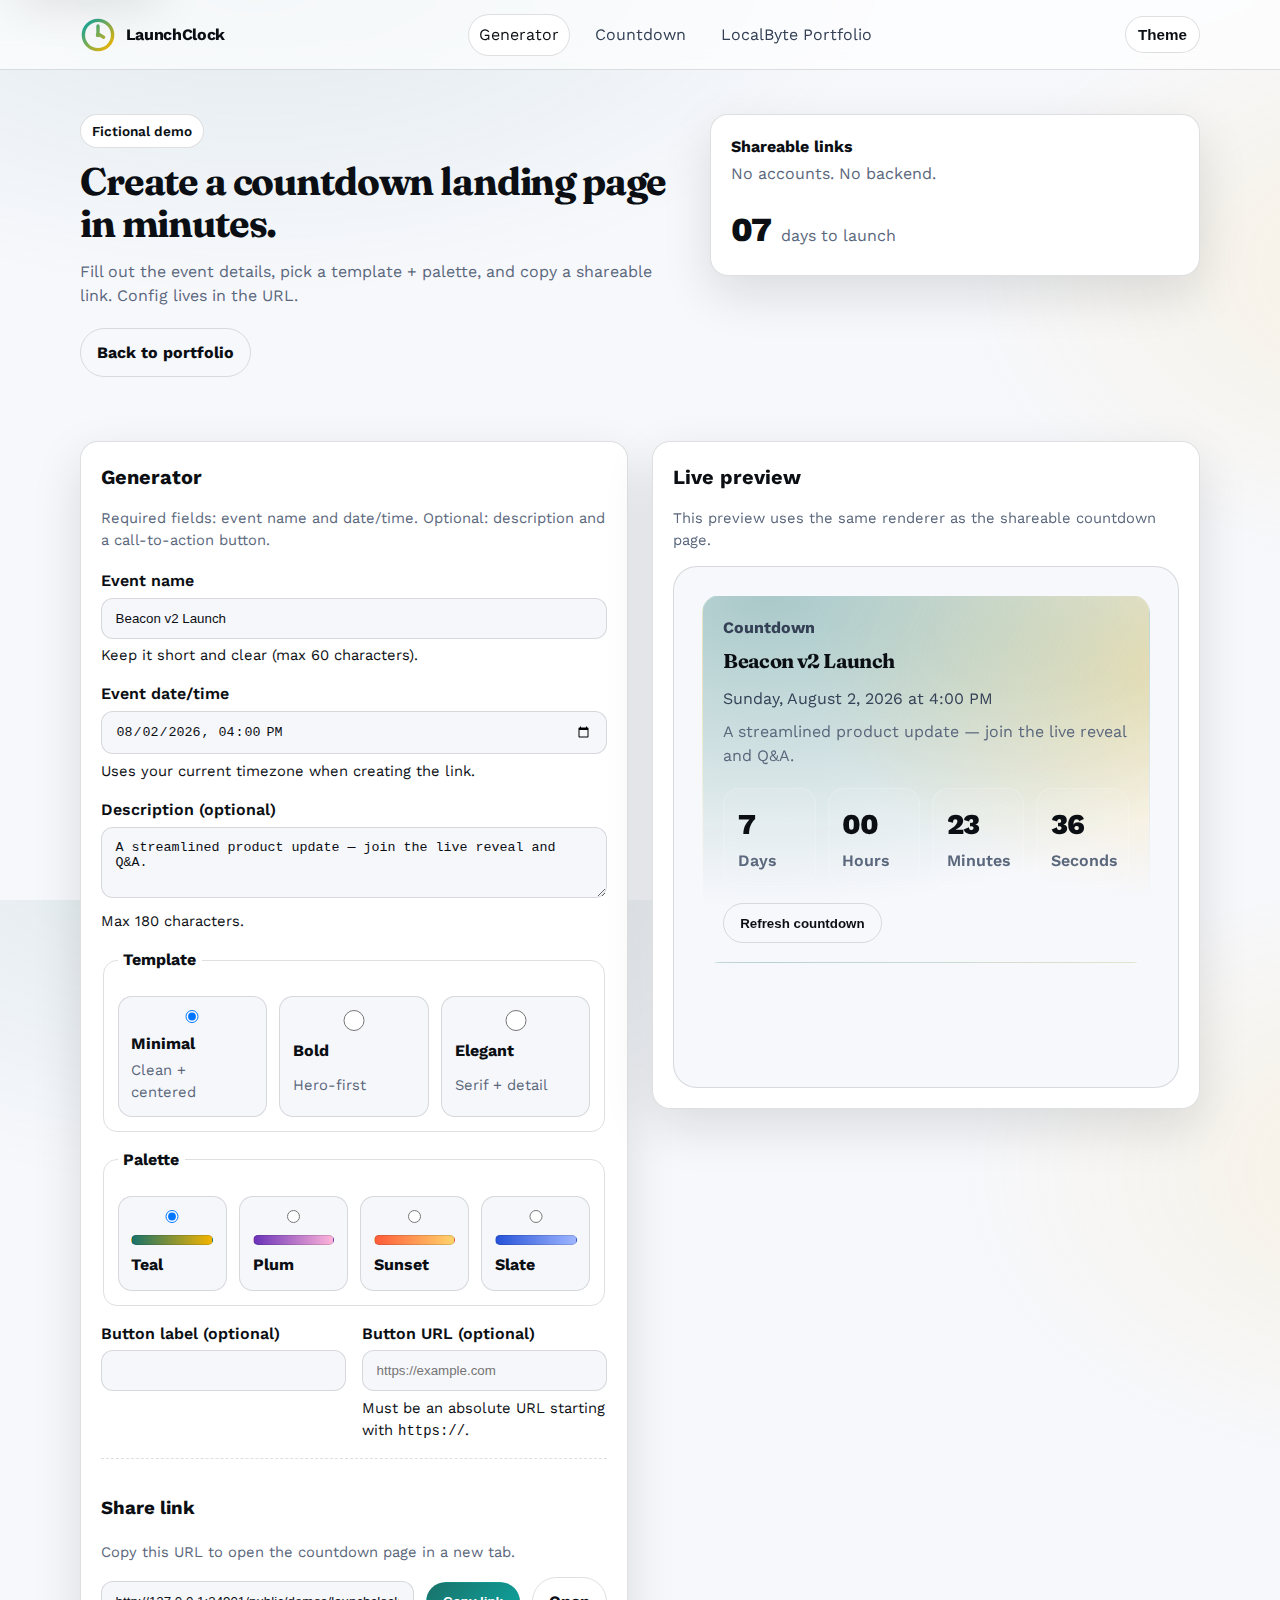
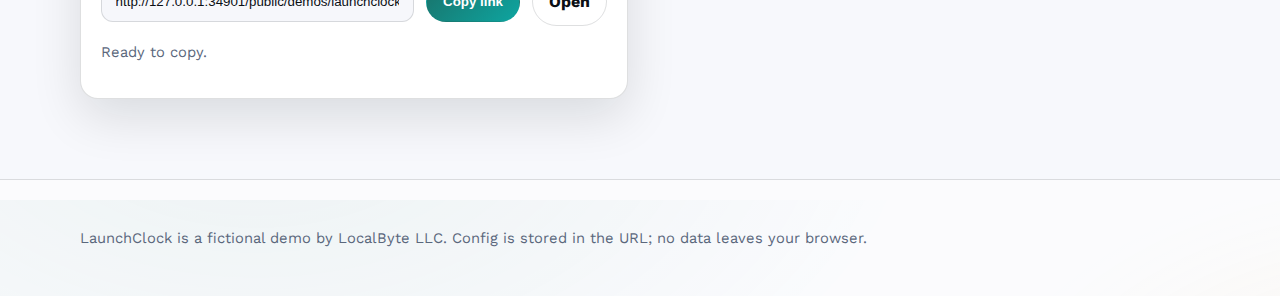
<file: public/demos/launchclock/index.html>
<!doctype html>
<html lang="en">
<head>
  <meta charset="utf-8" />
  <meta name="viewport" content="width=device-width, initial-scale=1" />
  <title>LaunchClock — Countdown Landing Page Generator (Demo)</title>
  <meta name="description" content="LaunchClock is a demo countdown landing page generator by LocalByte LLC. Configure an event, pick a template + palette, and copy a shareable link." />
  <link rel="preconnect" href="https://fonts.googleapis.com" />
  <link rel="preconnect" href="https://fonts.gstatic.com" crossorigin />
  <link href="https://fonts.googleapis.com/css2?family=Fraunces:wght@400;600;700&family=Work+Sans:wght@400;500;600&display=swap" rel="stylesheet" />
  <link rel="stylesheet" href="assets/css/style.css" />
  <link rel="icon" type="image/svg+xml" href="assets/img/favicon.svg" />
</head>
<body>
  <a class="skip-link" href="#main">Skip to content</a>

  <header class="site-header">
    <div class="container header-inner">
      <a class="logo" href="index.html" aria-label="LaunchClock generator">
        <img src="assets/img/logo.svg" alt="LaunchClock logo" width="36" height="36" />
        <span class="brand-name">LaunchClock</span>
      </a>

      <nav class="nav-links" id="nav-menu" aria-label="Primary">
        <a class="active" href="index.html">Generator</a>
        <a href="countdown.html" aria-label="Countdown page (requires configuration)">Countdown</a>
        <a href="../../portfolio.html">LocalByte Portfolio</a>
      </nav>

      <div class="header-actions">
        <button class="theme-toggle" type="button" aria-pressed="false" title="Toggle theme">
          <span class="theme-toggle-label">Theme</span>
        </button>
        <button class="menu-toggle" type="button" aria-expanded="false" aria-controls="nav-menu" title="Menu">
          <svg viewBox="0 0 24 24" aria-hidden="true" focusable="false" fill="none" stroke="currentColor" stroke-width="2" stroke-linecap="round" stroke-linejoin="round">
            <line x1="3" y1="6" x2="21" y2="6" />
            <line x1="3" y1="12" x2="21" y2="12" />
            <line x1="3" y1="18" x2="21" y2="18" />
          </svg>
        </button>
      </div>
    </div>
  </header>

  <main class="main" id="main">
    <section class="hero">
      <div class="container hero-inner">
        <div class="hero-copy">
          <span class="badge">Fictional demo</span>
          <h1>Create a countdown landing page in minutes.</h1>
          <p class="muted">Fill out the event details, pick a template + palette, and copy a shareable link. Config lives in the URL.</p>
          <div class="cta-row">
            <a class="button secondary" href="../../portfolio.html">Back to portfolio</a>
          </div>
        </div>
        <div class="hero-side" aria-hidden="true">
          <div class="hero-card">
            <div class="hero-card-title">Shareable links</div>
            <div class="hero-card-sub">No accounts. No backend.</div>
            <div class="hero-card-metric">
              <span class="metric-num" data-hero-metric>07</span>
              <span class="metric-label">days to launch</span>
            </div>
          </div>
        </div>
      </div>
    </section>

    <section class="section">
      <div class="container">
        <div class="generator-grid">
          <section class="panel" aria-labelledby="generator-title">
            <h2 id="generator-title">Generator</h2>
            <p class="muted small">Required fields: event name and date/time. Optional: description and a call-to-action button.</p>

            <div class="error-summary" data-error-summary role="alert" tabindex="-1" hidden></div>

            <form class="form" data-generator-form novalidate>
              <div class="field">
                <label for="event-name">Event name</label>
                <input id="event-name" name="name" type="text" maxlength="60" required autocomplete="off" />
                <p class="help small" id="event-name-help">Keep it short and clear (max 60 characters).</p>
              </div>

              <div class="field">
                <label for="event-datetime">Event date/time</label>
                <input id="event-datetime" name="datetime" type="datetime-local" required />
                <p class="help small" id="event-datetime-help">Uses your current timezone when creating the link.</p>
              </div>

              <div class="field">
                <label for="event-desc">Description (optional)</label>
                <textarea id="event-desc" name="desc" maxlength="180" rows="3"></textarea>
                <p class="help small" id="event-desc-help">Max 180 characters.</p>
              </div>

              <fieldset class="fieldset">
                <legend>Template</legend>
                <div class="option-grid" data-template-options>
                  <label class="option-card">
                    <input type="radio" name="tpl" value="minimal" />
                    <span class="option-title">Minimal</span>
                    <span class="option-meta small muted">Clean + centered</span>
                  </label>
                  <label class="option-card">
                    <input type="radio" name="tpl" value="bold" />
                    <span class="option-title">Bold</span>
                    <span class="option-meta small muted">Hero-first</span>
                  </label>
                  <label class="option-card">
                    <input type="radio" name="tpl" value="elegant" />
                    <span class="option-title">Elegant</span>
                    <span class="option-meta small muted">Serif + detail</span>
                  </label>
                </div>
              </fieldset>

              <fieldset class="fieldset">
                <legend>Palette</legend>
                <div class="option-grid palettes" data-palette-options>
                  <label class="option-card">
                    <input type="radio" name="pal" value="teal" />
                    <span class="swatch" data-swatch="teal" aria-hidden="true"></span>
                    <span class="option-title">Teal</span>
                  </label>
                  <label class="option-card">
                    <input type="radio" name="pal" value="plum" />
                    <span class="swatch" data-swatch="plum" aria-hidden="true"></span>
                    <span class="option-title">Plum</span>
                  </label>
                  <label class="option-card">
                    <input type="radio" name="pal" value="sunset" />
                    <span class="swatch" data-swatch="sunset" aria-hidden="true"></span>
                    <span class="option-title">Sunset</span>
                  </label>
                  <label class="option-card">
                    <input type="radio" name="pal" value="slate" />
                    <span class="swatch" data-swatch="slate" aria-hidden="true"></span>
                    <span class="option-title">Slate</span>
                  </label>
                </div>
              </fieldset>

              <div class="split">
                <div class="field">
                  <label for="cta-label">Button label (optional)</label>
                  <input id="cta-label" name="ctaLabel" type="text" maxlength="24" autocomplete="off" />
                </div>
                <div class="field">
                  <label for="cta-url">Button URL (optional)</label>
                  <input id="cta-url" name="ctaUrl" type="url" inputmode="url" placeholder="https://example.com" autocomplete="off" />
                  <p class="help small" id="cta-url-help">Must be an absolute URL starting with <code>https://</code>.</p>
                </div>
              </div>

              <section class="share-panel" aria-labelledby="share-title">
                <h3 id="share-title">Share link</h3>
                <p class="muted small">Copy this URL to open the countdown page in a new tab.</p>
                <div class="share-row">
                  <label class="sr-only" for="share-url">Share URL</label>
                  <input id="share-url" class="share-url" type="text" readonly inputmode="url" aria-describedby="share-status" />
                  <button class="button primary" type="button" data-copy-link>Copy link</button>
                  <a class="button secondary" href="countdown.html" target="_blank" rel="noreferrer" data-open-link>Open</a>
                </div>
                <p class="small muted" id="share-status" role="status" aria-live="polite" data-share-status></p>
              </section>
            </form>
          </section>

          <section class="panel preview-panel" aria-labelledby="preview-title">
            <div class="preview-head">
              <h2 id="preview-title">Live preview</h2>
              <p class="muted small">This preview uses the same renderer as the shareable countdown page.</p>
            </div>
            <div class="preview-surface" data-preview-root></div>
          </section>
        </div>
      </div>
    </section>
  </main>

  <footer class="site-footer">
    <div class="container footer-inner">
      <p class="small muted">LaunchClock is a fictional demo by LocalByte LLC. Config is stored in the URL; no data leaves your browser.</p>
    </div>
  </footer>

  <script src="assets/js/url.js?v=1"></script>
  <script src="assets/js/time.js?v=1"></script>
  <script src="assets/js/templates.js?v=1"></script>
  <script src="assets/js/app.js?v=1"></script>
  <script src="assets/js/generator.js?v=1"></script>
</body>
</html>
</file>
<file: public/demos/bytebites/assets/css/style.css>
:root {
  --bg: #0b0d10;
  --surface: #0f1319;
  --card: #121826;
  --ink: #e9eef8;
  --muted: rgba(233, 238, 248, 0.72);
  --border: rgba(233, 238, 248, 0.14);
  --shadow: 0 20px 50px rgba(0, 0, 0, 0.35);

  --brand: #7ce0c6;
  --brand-2: #38bdf8;
  --accent: #f7c65a;

  --max: 1120px;
  --radius: 18px;
}

:root[data-theme="light"] {
  --bg: #fbfbfc;
  --surface: #ffffff;
  --card: #ffffff;
  --ink: #121826;
  --muted: rgba(18, 24, 38, 0.72);
  --border: rgba(18, 24, 38, 0.12);
  --shadow: 0 18px 40px rgba(18, 24, 38, 0.12);

  --brand: #19726a;
  --brand-2: #2563eb;
  --accent: #b45309;
}

@media (prefers-color-scheme: dark) {
  :root:not([data-theme="light"]) {
    --bg: #0b0d10;
    --surface: #0f1319;
    --card: #121826;
    --ink: #e9eef8;
    --muted: rgba(233, 238, 248, 0.72);
    --border: rgba(233, 238, 248, 0.14);
    --shadow: 0 20px 50px rgba(0, 0, 0, 0.35);

    --brand: #7ce0c6;
    --brand-2: #38bdf8;
    --accent: #f7c65a;
  }
}

* {
  box-sizing: border-box;
}

html, body {
  height: 100%;
}

body {
  margin: 0;
  background: radial-gradient(1200px 700px at 20% 0%, color-mix(in oklab, var(--brand) 26%, transparent), transparent 55%),
    radial-gradient(1000px 600px at 90% 20%, color-mix(in oklab, var(--brand-2) 22%, transparent), transparent 60%),
    var(--bg);
  color: var(--ink);
  font-family: "Atkinson Hyperlegible", system-ui, -apple-system, Segoe UI, Roboto, Arial, sans-serif;
  line-height: 1.5;
}

img {
  display: block;
  max-width: 100%;
}

a {
  color: inherit;
  text-decoration-thickness: 2px;
  text-underline-offset: 3px;
}

.container {
  max-width: var(--max);
  padding: 0 1rem;
  margin: 0 auto;
}

.skip-link {
  position: absolute;
  left: -999px;
  top: 0.75rem;
  z-index: 99;
  background: var(--card);
  color: var(--ink);
  padding: 0.6rem 0.8rem;
  border: 1px solid var(--border);
  border-radius: 0.75rem;
  box-shadow: var(--shadow);
}

.skip-link:focus {
  left: 1rem;
}

.site-header {
  position: sticky;
  top: 0;
  z-index: 20;
  backdrop-filter: blur(14px);
  background: color-mix(in oklab, var(--surface) 72%, transparent);
  border-bottom: 1px solid var(--border);
}

.header-inner {
  display: flex;
  align-items: center;
  justify-content: space-between;
  gap: 1rem;
  padding: 0.85rem 0;
}

.logo {
  display: inline-flex;
  gap: 0.65rem;
  align-items: center;
  text-decoration: none;
}

.brand-name {
  font-family: "Fraunces", ui-serif, Georgia, serif;
  font-weight: 700;
  letter-spacing: 0.2px;
}

.nav-links {
  display: flex;
  gap: 0.9rem;
  align-items: center;
}

.nav-links a {
  text-decoration: none;
  padding: 0.45rem 0.6rem;
  border-radius: 0.7rem;
  border: 1px solid transparent;
}

.nav-links a.active,
.nav-links a:hover {
  border-color: var(--border);
  background: color-mix(in oklab, var(--card) 70%, transparent);
}

.header-actions {
  display: flex;
  gap: 0.6rem;
  align-items: center;
}

.theme-toggle,
.menu-toggle {
  appearance: none;
  border: 1px solid var(--border);
  background: color-mix(in oklab, var(--card) 60%, transparent);
  color: var(--ink);
  border-radius: 0.9rem;
  padding: 0.5rem 0.7rem;
  font: inherit;
  cursor: pointer;
}

.theme-toggle-label {
  font-weight: 700;
  font-size: 0.9rem;
}

.menu-toggle svg {
  width: 22px;
  height: 22px;
}

.main {
  padding-bottom: 3rem;
}

.hero {
  padding: 2.2rem 0 1.1rem;
}

.hero-inner {
  display: grid;
  grid-template-columns: 1.2fr 0.8fr;
  gap: 1.5rem;
  align-items: start;
}

.badge {
  display: inline-flex;
  align-items: center;
  border: 1px solid var(--border);
  background: color-mix(in oklab, var(--card) 70%, transparent);
  border-radius: 999px;
  padding: 0.28rem 0.65rem;
  font-size: 0.8rem;
  font-weight: 700;
}

h1, .h3, h2 {
  font-family: "Fraunces", ui-serif, Georgia, serif;
  margin: 0.3rem 0 0.4rem;
}

h1 {
  font-size: clamp(2rem, 3.8vw, 3rem);
  line-height: 1.1;
}

.muted {
  color: var(--muted);
}

.small {
  font-size: 0.92rem;
}

.section {
  padding: 1.2rem 0;
}

.cta-row {
  display: flex;
  gap: 0.8rem;
  flex-wrap: wrap;
  margin-top: 1rem;
}

.button {
  display: inline-flex;
  align-items: center;
  justify-content: center;
  gap: 0.5rem;
  padding: 0.6rem 0.9rem;
  border-radius: 0.95rem;
  border: 1px solid var(--border);
  text-decoration: none;
  font-weight: 700;
  background: color-mix(in oklab, var(--card) 70%, transparent);
  cursor: pointer;
}

.button.primary {
  border-color: color-mix(in oklab, var(--brand) 60%, var(--border));
  background: linear-gradient(135deg, color-mix(in oklab, var(--brand) 40%, transparent), color-mix(in oklab, var(--brand-2) 30%, transparent));
}

.button.secondary {
  border-color: color-mix(in oklab, var(--accent) 60%, var(--border));
}

.button.subtle {
  font-weight: 600;
  background: transparent;
}

.button:focus-visible,
input:focus-visible,
select:focus-visible,
details summary:focus-visible,
.chip:focus-visible {
  outline: 3px solid color-mix(in oklab, var(--brand) 70%, transparent);
  outline-offset: 2px;
}

.card {
  background: color-mix(in oklab, var(--card) 92%, transparent);
  border: 1px solid var(--border);
  border-radius: var(--radius);
  box-shadow: var(--shadow);
}

.empty-state {
  padding: 1.4rem;
}

.layout {
  display: grid;
  grid-template-columns: 360px 1fr;
  gap: 1.4rem;
  align-items: start;
}

.filters {
  padding: 1.2rem;
  border-radius: var(--radius);
  border: 1px solid var(--border);
  background: color-mix(in oklab, var(--surface) 70%, transparent);
}

.field {
  display: grid;
  gap: 0.35rem;
  margin: 0.9rem 0;
}

label {
  font-weight: 700;
}

input[type="search"],
input[type="number"],
select {
  width: 100%;
  border-radius: 0.95rem;
  border: 1px solid var(--border);
  background: color-mix(in oklab, var(--card) 70%, transparent);
  color: var(--ink);
  padding: 0.65rem 0.75rem;
  font: inherit;
}

.help {
  margin: 0;
}

.fieldset {
  border: 1px solid var(--border);
  border-radius: 1rem;
  padding: 0.9rem;
  margin: 1rem 0;
}

.fieldset legend {
  padding: 0 0.5rem;
  font-weight: 800;
}

.filter-actions {
  display: flex;
  justify-content: space-between;
  align-items: center;
  gap: 0.9rem;
  flex-wrap: wrap;
  margin-top: 1rem;
}

.toggle {
  display: inline-flex;
  align-items: center;
  gap: 0.5rem;
  font-weight: 700;
}

.toggle input {
  width: 18px;
  height: 18px;
}

.chip-row {
  display: flex;
  flex-wrap: wrap;
  gap: 0.5rem;
}

.chip {
  border-radius: 999px;
  border: 1px solid var(--border);
  padding: 0.35rem 0.7rem;
  background: color-mix(in oklab, var(--card) 65%, transparent);
  cursor: pointer;
  font: inherit;
  font-weight: 700;
}

.chip[aria-pressed="true"] {
  border-color: color-mix(in oklab, var(--brand) 70%, var(--border));
  background: color-mix(in oklab, var(--brand) 18%, var(--card));
}

.checklist {
  display: grid;
  gap: 0.5rem;
}

.check {
  display: flex;
  align-items: center;
  gap: 0.55rem;
  padding: 0.25rem 0;
  font-weight: 700;
}

.check input {
  width: 18px;
  height: 18px;
}

.active-filters {
  margin-top: 1rem;
}

.active-filter-list {
  display: flex;
  flex-wrap: wrap;
  gap: 0.5rem;
  margin-top: 0.35rem;
}

.active-filter {
  display: inline-flex;
  gap: 0.4rem;
  align-items: center;
  padding: 0.35rem 0.6rem;
  border-radius: 999px;
  border: 1px solid var(--border);
  background: color-mix(in oklab, var(--card) 70%, transparent);
}

.active-filter button {
  border: 0;
  background: transparent;
  color: inherit;
  cursor: pointer;
  font-weight: 800;
}

.results-head {
  display: flex;
  justify-content: space-between;
  align-items: end;
  gap: 1rem;
  flex-wrap: wrap;
  margin-bottom: 0.9rem;
}

.grid.cards {
  display: grid;
  grid-template-columns: repeat(auto-fit, minmax(260px, 1fr));
  gap: 1rem;
}

.recipe-card {
  overflow: hidden;
  display: flex;
  flex-direction: column;
}

.recipe-card .thumb {
  position: relative;
}

.recipe-card img {
  width: 100%;
  height: auto;
}

.favorite-btn {
  position: absolute;
  top: 0.75rem;
  right: 0.75rem;
  border-radius: 999px;
  border: 1px solid var(--border);
  background: color-mix(in oklab, var(--card) 85%, transparent);
  padding: 0.45rem 0.6rem;
  font-weight: 900;
}

.recipe-card .body {
  padding: 1rem;
  display: grid;
  gap: 0.55rem;
}

.recipe-card h3 {
  font-family: "Fraunces", ui-serif, Georgia, serif;
  margin: 0;
  line-height: 1.1;
}

.meta-inline {
  display: flex;
  flex-wrap: wrap;
  gap: 0.6rem;
  align-items: center;
  font-weight: 700;
  color: var(--muted);
}

.tag-row {
  display: flex;
  flex-wrap: wrap;
  gap: 0.4rem;
}

.tag {
  border: 1px solid var(--border);
  border-radius: 999px;
  padding: 0.2rem 0.55rem;
  font-size: 0.82rem;
  font-weight: 800;
  color: color-mix(in oklab, var(--ink) 75%, var(--muted));
}

.banner {
  border-bottom: 1px solid var(--border);
  background: color-mix(in oklab, var(--card) 80%, transparent);
}

.banner-inner {
  display: flex;
  gap: 0.6rem;
  align-items: center;
  padding: 0.65rem 0;
}

.site-footer {
  border-top: 1px solid var(--border);
  background: color-mix(in oklab, var(--surface) 70%, transparent);
  padding: 1.2rem 0;
}

.footer-inner {
  display: flex;
  justify-content: space-between;
  align-items: center;
  gap: 1rem;
  flex-wrap: wrap;
}

.hero-pills {
  display: flex;
  flex-wrap: wrap;
  gap: 0.5rem;
  justify-content: flex-end;
}

.pill {
  border: 1px solid var(--border);
  border-radius: 999px;
  padding: 0.35rem 0.7rem;
  background: color-mix(in oklab, var(--card) 80%, transparent);
  font-weight: 800;
}

.sr-only {
  position: absolute;
  width: 1px;
  height: 1px;
  margin: -1px;
  padding: 0;
  overflow: hidden;
  clip: rect(0, 0, 0, 0);
  border: 0;
}

.kicker {
  margin: 0;
  font-weight: 900;
  letter-spacing: 0.2px;
  text-transform: uppercase;
  font-size: 0.8rem;
  color: color-mix(in oklab, var(--ink) 55%, var(--muted));
}

.recipe-shell {
  display: grid;
  gap: 1.2rem;
}

.recipe-top {
  display: grid;
  grid-template-columns: 1.05fr 0.95fr;
  gap: 1.2rem;
  align-items: start;
}

.recipe-actions {
  display: flex;
  flex-wrap: wrap;
  gap: 0.65rem;
  margin-top: 1rem;
}

.recipe-hero img {
  border-radius: var(--radius);
  border: 1px solid var(--border);
  background: color-mix(in oklab, var(--card) 80%, transparent);
}

.meta-row {
  display: flex;
  gap: 1rem;
  flex-wrap: wrap;
  margin: 1rem 0 0;
}

.meta {
  min-width: 160px;
  border: 1px solid var(--border);
  border-radius: 1rem;
  padding: 0.7rem 0.85rem;
  background: color-mix(in oklab, var(--card) 75%, transparent);
}

.meta dt {
  font-weight: 900;
  font-size: 0.85rem;
  color: var(--muted);
}

.meta dd {
  margin: 0.1rem 0 0;
  font-weight: 900;
}

.recipe-grid {
  display: grid;
  grid-template-columns: 1fr 1.2fr;
  gap: 1.2rem;
}

.card-head {
  display: flex;
  align-items: center;
  justify-content: space-between;
  gap: 1rem;
  flex-wrap: wrap;
  padding: 1rem 1.1rem 0;
}

.card > .h3,
.card > h2,
.card > h3 {
  padding: 1rem 1.1rem 0;
}

.ingredients {
  margin: 0;
  padding: 0 1.1rem 1.2rem;
  list-style: none;
  display: grid;
  gap: 0.5rem;
}

.ingredients li {
  display: flex;
  gap: 0.6rem;
  align-items: baseline;
}

.amount {
  display: inline-block;
  min-width: 4.2rem;
  font-weight: 900;
}

.steps {
  margin: 0;
  padding: 0 1.3rem 1.2rem 2.7rem;
  display: grid;
  gap: 0.8rem;
}

.steps li {
  padding-right: 1rem;
}

.servings {
  display: flex;
  align-items: center;
  gap: 0.55rem;
}

.servings input {
  width: 6rem;
}

.cook-main {
  padding-top: 1.2rem;
}

.cook-shell .container {
  display: grid;
  gap: 1.2rem;
}

.cook-head {
  display: flex;
  justify-content: space-between;
  align-items: end;
  gap: 1rem;
  flex-wrap: wrap;
}

.cook-title {
  margin: 0.2rem 0 0;
}

.cook-card {
  padding: 1.2rem;
  display: grid;
  gap: 1.1rem;
}

.cook-progress {
  display: flex;
  justify-content: space-between;
  align-items: center;
  gap: 1rem;
  flex-wrap: wrap;
}

.cook-step {
  font-size: clamp(1.35rem, 2.2vw, 1.9rem);
  line-height: 1.35;
  margin: 0;
  font-family: "Fraunces", ui-serif, Georgia, serif;
}

.cook-controls {
  display: flex;
  gap: 0.8rem;
  flex-wrap: wrap;
}

.cook-jump summary {
  list-style: none;
}

.cook-step-list {
  margin: 0.8rem 0 0;
  padding-left: 1.5rem;
  display: grid;
  gap: 0.4rem;
}

.cook-step-list button {
  width: 100%;
  text-align: left;
}

@media (max-width: 980px) {
  .hero-inner {
    grid-template-columns: 1fr;
  }

  .layout {
    grid-template-columns: 1fr;
  }

  .hero-pills {
    justify-content: flex-start;
  }

  .recipe-top {
    grid-template-columns: 1fr;
  }

  .recipe-grid {
    grid-template-columns: 1fr;
  }
}

@media (max-width: 820px) {
  .nav-links {
    display: none;
    position: absolute;
    right: 1rem;
    top: 64px;
    flex-direction: column;
    padding: 0.8rem;
    border: 1px solid var(--border);
    border-radius: 1rem;
    background: color-mix(in oklab, var(--surface) 90%, transparent);
    box-shadow: var(--shadow);
    min-width: 220px;
  }

  .nav-links.open {
    display: flex;
  }
}

@media (prefers-reduced-motion: reduce) {
  * {
    scroll-behavior: auto !important;
    transition: none !important;
    animation: none !important;
  }
}

@media print {
  body {
    background: #fff;
    color: #000;
  }

  .site-header,
  .site-footer,
  .banner,
  .recipe-actions,
  .menu-toggle,
  .theme-toggle {
    display: none !important;
  }

  .card {
    box-shadow: none !important;
    border: 1px solid #ddd;
  }

  a {
    text-decoration: none;
  }
}
</file>
<file: public/demos/coffee-shop/assets/css/style.css>
:root {
  --ink: #1c1a17;
  --ink-2: #2f2a25;
  --muted: #6b655f;
  --white: #ffffff;
  --brand: #1f6b63;
  --brand-2: #174f4a;
  --accent: #d28a3a;
  --accent-2: #f3d0a4;
  --coral: #c65b4a;
  --bg: #fbf7f1;
  --card: #ffffff;
  --card-2: #f5efe6;
  --border: rgba(28, 26, 23, 0.12);
  --shadow: 0 18px 50px rgba(0, 0, 0, 0.12);

  --radius: 18px;
  --radius-sm: 14px;
  --max: 1100px;
  --gutter: 1.25rem;
}

@media (prefers-color-scheme: dark) {
  :root {
    --ink: #f3efe8;
    --ink-2: #e8e0d6;
    --muted: #b1a79c;
    --bg: #0f1211;
    --card: #141817;
    --card-2: #161b19;
    --border: rgba(243, 239, 232, 0.12);
    --shadow: 0 20px 60px rgba(0, 0, 0, 0.45);
  }
}

* {
  box-sizing: border-box;
}

html,
body {
  margin: 0;
  padding: 0;
}

body {
  font-family: "Work Sans", system-ui, -apple-system, Segoe UI, Roboto, Arial, sans-serif;
  background: var(--bg);
  color: var(--ink);
  line-height: 1.6;
  -webkit-text-size-adjust: 100%;
}

img {
  max-width: 100%;
  height: auto;
  display: block;
}

a {
  color: inherit;
}

:focus-visible {
  outline: 3px solid rgba(210, 138, 58, 0.6);
  outline-offset: 3px;
  border-radius: 10px;
}

.container {
  width: min(var(--max), 100%);
  margin: 0 auto;
  padding: 0 var(--gutter);
}

.sr-only {
  position: absolute;
  width: 1px;
  height: 1px;
  padding: 0;
  margin: -1px;
  overflow: hidden;
  clip: rect(0, 0, 0, 0);
  white-space: nowrap;
  border: 0;
}

.skip-link {
  position: absolute;
  top: 0.75rem;
  left: 0.75rem;
  padding: 0.6rem 0.9rem;
  background: var(--card);
  border: 1px solid var(--border);
  border-radius: 999px;
  box-shadow: var(--shadow);
  transform: translateY(-160%);
  transition: transform 0.2s ease;
  z-index: 1000;
}

.skip-link:focus {
  transform: translateY(0);
}

.badge {
  display: inline-block;
  padding: 0.25rem 0.65rem;
  border: 1px solid var(--border);
  border-radius: 999px;
  font-size: 0.85rem;
  color: var(--muted);
  background: rgba(255, 255, 255, 0.4);
  backdrop-filter: blur(8px);
}

.muted {
  color: var(--muted);
}

.small {
  font-size: 0.95rem;
}

.text-link {
  color: var(--brand);
  text-decoration-thickness: 2px;
  text-underline-offset: 0.18em;
}

.text-link:hover {
  text-decoration-thickness: 3px;
}

.site-header {
  position: sticky;
  top: 0;
  z-index: 500;
  background: rgba(251, 247, 241, 0.75);
  backdrop-filter: blur(10px);
  border-bottom: 1px solid var(--border);
}

@media (prefers-color-scheme: dark) {
  .site-header {
    background: rgba(15, 18, 17, 0.75);
  }
}

.header-inner {
  display: flex;
  align-items: center;
  justify-content: space-between;
  gap: 1rem;
  padding: 0.9rem 0;
}

.logo {
  display: inline-flex;
  align-items: center;
  gap: 0.65rem;
  text-decoration: none;
}

.brand-name {
  font-family: "Fraunces", serif;
  font-weight: 700;
  letter-spacing: -0.02em;
}

.nav-links {
  display: flex;
  align-items: center;
  gap: 1.1rem;
}

.nav-links a {
  text-decoration: none;
  color: var(--ink-2);
  padding: 0.55rem 0.6rem;
  border-radius: 10px;
}

.nav-links a:hover {
  background: rgba(31, 107, 99, 0.08);
}

.nav-links a.active {
  background: rgba(31, 107, 99, 0.14);
  color: var(--ink);
}

.nav-links a.nav-cta {
  background: var(--brand);
  color: var(--white);
}

.nav-links a.nav-cta:hover {
  background: var(--brand-2);
}

.menu-toggle {
  display: none;
  border: 1px solid var(--border);
  background: var(--card);
  border-radius: 12px;
  width: 44px;
  height: 44px;
  box-shadow: 0 10px 22px rgba(0, 0, 0, 0.08);
}

.menu-toggle svg {
  width: 22px;
  height: 22px;
  margin: 0 auto;
}

.main {
  min-height: 70vh;
}

.section {
  padding: 3.25rem 0;
}

.section-soft {
  background: linear-gradient(180deg, rgba(31, 107, 99, 0.08), rgba(210, 138, 58, 0.06));
  border-top: 1px solid var(--border);
  border-bottom: 1px solid var(--border);
}

.section-dark {
  --ink: #f3efe8;
  --ink-2: #e8e0d6;
  --muted: #b1a79c;
  background: radial-gradient(800px circle at 20% -10%, rgba(31, 107, 99, 0.35), rgba(31, 107, 99, 0)) ,
    radial-gradient(900px circle at 80% 10%, rgba(210, 138, 58, 0.28), rgba(210, 138, 58, 0)),
    linear-gradient(180deg, rgba(20, 24, 23, 0.96), rgba(20, 24, 23, 0.96));
  color: var(--ink);
}

.section-dark .text-link {
  color: var(--accent-2);
}

.section-head {
  margin-bottom: 1.5rem;
}

.section-head h2 {
  font-family: "Fraunces", serif;
  font-size: clamp(1.8rem, 2.4vw, 2.25rem);
  letter-spacing: -0.02em;
  margin: 0 0 0.35rem 0;
}

.page-hero {
  padding: 2.75rem 0 1.25rem 0;
}

.page-hero h1 {
  font-family: "Fraunces", serif;
  font-size: clamp(2.2rem, 3.2vw, 3rem);
  letter-spacing: -0.03em;
  margin: 0.5rem 0 0.5rem 0;
}

.hero {
  padding: 2.8rem 0 2rem 0;
  overflow: hidden;
}

.hero-inner {
  display: grid;
  align-items: center;
  grid-template-columns: 1.2fr 0.8fr;
  gap: 2rem;
}

.hero h1 {
  font-family: "Fraunces", serif;
  font-size: clamp(2.6rem, 4.2vw, 3.6rem);
  line-height: 1.1;
  letter-spacing: -0.04em;
  margin: 0.75rem 0 0.75rem 0;
}

.hero p {
  color: var(--muted);
  margin: 0 0 1.25rem 0;
  font-size: 1.15rem;
}

.hero-points {
  margin: 1.25rem 0 0 0;
  padding-left: 1.25rem;
  color: var(--muted);
}

.hero-points li {
  margin: 0.3rem 0;
}

.cta-group {
  display: flex;
  flex-wrap: wrap;
  gap: 0.8rem;
}

.button {
  display: inline-flex;
  align-items: center;
  justify-content: center;
  gap: 0.5rem;
  padding: 0.75rem 1.05rem;
  border-radius: 12px;
  border: 1px solid var(--border);
  text-decoration: none;
  font-weight: 600;
  transition: transform 0.15s ease, box-shadow 0.15s ease, background 0.15s ease;
  will-change: transform;
}

.button:hover {
  transform: translateY(-1px);
  box-shadow: 0 14px 24px rgba(0, 0, 0, 0.14);
}

.button.primary {
  background: var(--brand);
  border-color: rgba(31, 107, 99, 0.3);
  color: var(--white);
}

.button.primary:hover {
  background: var(--brand-2);
}

.button.secondary {
  background: var(--card);
  color: var(--ink);
}

.button.small {
  padding: 0.55rem 0.8rem;
  border-radius: 10px;
  font-size: 0.92rem;
}

.button.small.secondary {
  background: var(--card);
}

.grid {
  display: grid;
  gap: 1.25rem;
}

.grid.two {
  grid-template-columns: repeat(2, minmax(0, 1fr));
}

.grid.three {
  grid-template-columns: repeat(3, minmax(0, 1fr));
}

.card {
  background: var(--card);
  border: 1px solid var(--border);
  border-radius: var(--radius);
  padding: 1.25rem 1.25rem 1.1rem 1.25rem;
  box-shadow: 0 14px 28px rgba(0, 0, 0, 0.08);
}

.card h3 {
  font-family: "Fraunces", serif;
  margin: 0.15rem 0 0.5rem 0;
  letter-spacing: -0.02em;
}

.quote blockquote {
  margin: 0;
  font-size: 1.05rem;
}

.quote figcaption {
  margin-top: 0.75rem;
}

.note {
  padding: 1.65rem;
  border-radius: var(--radius);
  border: 1px solid var(--border);
  background: linear-gradient(180deg, rgba(210, 138, 58, 0.14), rgba(31, 107, 99, 0.08));
}

.note-title {
  font-family: "Fraunces", serif;
  margin: 0 0 0.5rem 0;
  letter-spacing: -0.03em;
}

.note-inline {
  margin-top: 1.25rem;
}

.hero-media {
  position: relative;
  min-height: 360px;
}

.hero-art {
  position: absolute;
  inset: -40px -30px -40px -30px;
  border-radius: 40px;
  background:
    radial-gradient(700px circle at 20% 10%, rgba(31, 107, 99, 0.38), rgba(31, 107, 99, 0)),
    radial-gradient(700px circle at 80% 60%, rgba(210, 138, 58, 0.34), rgba(210, 138, 58, 0)),
    radial-gradient(520px circle at 50% 80%, rgba(198, 91, 74, 0.28), rgba(198, 91, 74, 0)),
    linear-gradient(180deg, rgba(255, 255, 255, 0.55), rgba(255, 255, 255, 0));
  transform: translate3d(0, var(--hero-shift, 0px), 0);
}

.hero-mark {
  position: relative;
  width: min(340px, 100%);
  margin: 1.25rem auto 0 auto;
  filter: drop-shadow(0 18px 36px rgba(0, 0, 0, 0.14));
}

.filter-group {
  display: flex;
  flex-wrap: wrap;
  gap: 0.6rem;
  margin-top: 1rem;
}

.filter-button {
  border: 1px solid var(--border);
  background: var(--card);
  color: var(--ink);
  padding: 0.55rem 0.8rem;
  border-radius: 999px;
  cursor: pointer;
  font-weight: 600;
}

.filter-button[aria-pressed="true"] {
  background: rgba(31, 107, 99, 0.14);
  border-color: rgba(31, 107, 99, 0.35);
}

.toast {
  margin-top: 0.85rem;
  padding: 0.7rem 0.9rem;
  border-radius: 12px;
  border: 1px solid var(--border);
  background: var(--card);
  color: var(--ink);
}

.menu-grid {
  display: grid;
  grid-template-columns: repeat(auto-fit, minmax(260px, 1fr));
  gap: 1rem;
}

.menu-item {
  background: var(--card);
  border: 1px solid var(--border);
  border-radius: var(--radius-sm);
  padding: 1.1rem;
}

.menu-item[hidden] {
  display: none;
}

.menu-item-head {
  display: flex;
  align-items: baseline;
  justify-content: space-between;
  gap: 0.75rem;
}

.menu-item-name {
  font-family: "Fraunces", serif;
  font-size: 1.25rem;
  margin: 0;
  letter-spacing: -0.02em;
}

.price {
  font-weight: 700;
  color: var(--ink);
}

.tags {
  list-style: none;
  padding: 0;
  margin: 0.75rem 0 0.75rem 0;
  display: flex;
  flex-wrap: wrap;
  gap: 0.5rem;
}

.tag {
  border: 1px solid var(--border);
  border-radius: 999px;
  padding: 0.15rem 0.55rem;
  font-size: 0.86rem;
  color: var(--muted);
}

.visit-grid {
  align-items: start;
}

.hours-table {
  width: 100%;
  border-collapse: collapse;
  margin-top: 0.5rem;
}

.hours-table th,
.hours-table td {
  padding: 0.55rem 0;
  border-bottom: 1px solid var(--border);
  text-align: left;
}

.map-frame {
  border-radius: var(--radius);
  overflow: hidden;
  border: 1px solid var(--border);
  box-shadow: 0 18px 50px rgba(0, 0, 0, 0.16);
  background: var(--card);
}

.map-frame iframe {
  width: 100%;
  height: 380px;
  border: 0;
  display: block;
}

.feed-grid {
  display: grid;
  grid-template-columns: repeat(auto-fit, minmax(170px, 1fr));
  gap: 0.8rem;
}

.feed-card {
  display: block;
  text-decoration: none;
  border-radius: 16px;
  overflow: hidden;
  border: 1px solid rgba(255, 255, 255, 0.15);
  background: rgba(20, 24, 23, 0.7);
}

.feed-card img {
  width: 100%;
  aspect-ratio: 1 / 1;
  object-fit: cover;
  background: rgba(255, 255, 255, 0.04);
}

.feed-meta {
  display: block;
  padding: 0.65rem 0.75rem;
  color: var(--ink-2);
}

.feed-note {
  margin-top: 1rem;
}

.selected-items {
  margin-bottom: 1.25rem;
}

.selected-items-head {
  display: flex;
  align-items: center;
  justify-content: space-between;
  gap: 1rem;
}

.selected-list {
  list-style: none;
  margin: 0.75rem 0 0 0;
  padding: 0;
  display: grid;
  gap: 0.6rem;
}

.selected-list li {
  display: flex;
  align-items: flex-start;
  justify-content: space-between;
  gap: 0.8rem;
  border: 1px solid var(--border);
  border-radius: 14px;
  padding: 0.7rem 0.85rem;
  background: var(--card-2);
}

.selected-item-name {
  font-weight: 600;
}

.form {
  display: grid;
  gap: 1.1rem;
}

.mode-toggle {
  border: 0;
  padding: 0;
  margin: 0;
  display: flex;
  flex-wrap: wrap;
  gap: 0.8rem;
}

.mode-toggle legend {
  width: 100%;
  font-weight: 700;
  margin-bottom: 0.35rem;
}

.mode-option {
  display: inline-flex;
  align-items: center;
  gap: 0.55rem;
  border: 1px solid var(--border);
  background: var(--card);
  border-radius: 999px;
  padding: 0.55rem 0.85rem;
  cursor: pointer;
}

.form-section {
  border: 0;
  padding: 0;
  margin: 0;
}

.form-section legend {
  font-weight: 800;
  margin-bottom: 0.55rem;
}

.field label {
  display: block;
  font-weight: 700;
  margin-bottom: 0.35rem;
}

.field input,
.field textarea {
  width: 100%;
  border: 1px solid var(--border);
  background: var(--card);
  color: var(--ink);
  padding: 0.7rem 0.8rem;
  border-radius: 12px;
  font: inherit;
}

.field textarea {
  resize: vertical;
}

.field-error {
  margin: 0.35rem 0 0 0;
  color: var(--coral);
  font-weight: 600;
}

.field-help {
  margin: 0.35rem 0 0 0;
}

.req {
  color: var(--coral);
}

.honeypot {
  position: absolute;
  left: -9999px;
  width: 1px;
  height: 1px;
  overflow: hidden;
}

.form-actions {
  display: flex;
  flex-direction: column;
  align-items: flex-start;
  gap: 0.6rem;
}

.error-summary {
  border: 1px solid rgba(198, 91, 74, 0.5);
  background: rgba(198, 91, 74, 0.08);
  border-radius: var(--radius-sm);
  padding: 1rem;
}

.error-title {
  margin: 0 0 0.5rem 0;
  font-family: "Fraunces", serif;
}

.error-list {
  margin: 0;
  padding-left: 1.25rem;
}

.success {
  border-color: rgba(31, 107, 99, 0.32);
  background: rgba(31, 107, 99, 0.08);
}

.site-footer {
  border-top: 1px solid var(--border);
  padding: 2rem 0;
}

.footer-grid {
  display: grid;
  grid-template-columns: 1.4fr 1fr 1fr 1fr;
  gap: 1.25rem;
}

.logo-footer {
  margin-bottom: 0.35rem;
}

@media (max-width: 900px) {
  .hero-inner {
    grid-template-columns: 1fr;
  }

  .hero-media {
    min-height: 280px;
  }

  .grid.two,
  .grid.three {
    grid-template-columns: 1fr;
  }

  .footer-grid {
    grid-template-columns: 1fr 1fr;
  }
}

@media (max-width: 520px) {
  .footer-grid {
    grid-template-columns: 1fr;
  }
}

@media (max-width: 720px) {
  .menu-toggle {
    display: inline-flex;
    align-items: center;
    justify-content: center;
  }

  .nav-links {
    position: absolute;
    top: 70px;
    right: var(--gutter);
    left: var(--gutter);
    display: none;
    flex-direction: column;
    align-items: stretch;
    background: var(--card);
    border: 1px solid var(--border);
    border-radius: 16px;
    padding: 0.65rem;
    box-shadow: var(--shadow);
  }

  .nav-links.open {
    display: flex;
  }

  .nav-links a {
    padding: 0.75rem 0.8rem;
  }
}

@media (prefers-reduced-motion: reduce) {
  * {
    scroll-behavior: auto !important;
    transition: none !important;
    animation: none !important;
  }

  .hero-art {
    transform: none !important;
  }
}
</file>
<file: public/demos/finance-dashboard/assets/css/style.css>
:root {
  --ink: #10213a;
  --ink-2: #233753;
  --muted: #5b6c80;
  --brand: #0d5c54;
  --brand-2: #19726a;
  --accent: #f5c543;
  --accent-2: #fff0c2;
  --danger: #b42318;
  --danger-2: #f04438;
  --on-brand: #ffffff;
  --chart-track: rgba(13, 92, 84, 0.12);
  --bg: #fffbf5;
  --card: #ffffff;
  --card-2: #fffaf7;
  --border: #e8ddd3;
  --shadow: 0 18px 45px rgba(16, 29, 48, 0.12);
  --radius: 18px;
  --radius-sm: 12px;
  --focus: 0 0 0 3px rgba(245, 197, 67, 0.55);
  --font-body: "Atkinson Hyperlegible", "Lexend", system-ui, -apple-system, "Segoe UI", "Helvetica Neue", Arial, sans-serif;
}

:root[data-theme="dark"] {
  --ink: #eef2f7;
  --ink-2: #cbd6e2;
  --muted: #9fb0c3;
  --brand: #5fd1bf;
  --brand-2: #3bb39e;
  --accent: #f5c543;
  --accent-2: #fff0c2;
  --danger: #ffb4ab;
  --danger-2: #ff7b6f;
  --chart-track: rgba(95, 209, 191, 0.12);
  --bg: #0b1117;
  --card: #111b24;
  --card-2: #0e1720;
  --border: #223041;
  --shadow: 0 18px 45px rgba(0, 0, 0, 0.45);
  --focus: 0 0 0 3px rgba(245, 197, 67, 0.4);
}

@media (prefers-color-scheme: dark) {
  :root:not([data-theme]) {
    --ink: #eef2f7;
    --ink-2: #cbd6e2;
    --muted: #9fb0c3;
    --brand: #5fd1bf;
    --brand-2: #3bb39e;
    --accent: #f5c543;
    --accent-2: #fff0c2;
    --danger: #ffb4ab;
    --danger-2: #ff7b6f;
    --chart-track: rgba(95, 209, 191, 0.12);
    --bg: #0b1117;
    --card: #111b24;
    --card-2: #0e1720;
    --border: #223041;
    --shadow: 0 18px 45px rgba(0, 0, 0, 0.45);
    --focus: 0 0 0 3px rgba(245, 197, 67, 0.4);
  }
}

* {
  box-sizing: border-box;
}

html {
  scroll-behavior: smooth;
}

body {
  margin: 0;
  font-family: var(--font-body);
  color: var(--ink);
  background:
    radial-gradient(1100px 600px at 12% -10%, rgba(13, 92, 84, 0.12), transparent),
    radial-gradient(900px 520px at 100% 0%, rgba(245, 197, 67, 0.15), transparent),
    radial-gradient(900px 520px at 20% 110%, rgba(245, 197, 67, 0.12), transparent),
    var(--bg);
  line-height: 1.6;
}

h1, h2, h3 {
  font-family: var(--font-body);
  font-weight: 700;
  margin: 0 0 0.6rem;
  letter-spacing: -0.02em;
}

h1 {
  line-height: 1.05;
}

p {
  margin: 0 0 1rem;
  color: var(--ink-2);
}

a {
  color: inherit;
  text-decoration: none;
}

a:hover {
  text-decoration: underline;
}

.container {
  width: min(1120px, 92%);
  margin: 0 auto;
}

.skip-link {
  position: absolute;
  left: 1rem;
  top: 0.5rem;
  padding: 0.6rem 0.9rem;
  background: var(--card);
  border: 1px solid var(--border);
  border-radius: 999px;
  transform: translateY(-200%);
  transition: transform 0.2s ease;
  z-index: 50;
}

.skip-link:focus {
  transform: translateY(0);
  outline: none;
  box-shadow: var(--focus);
}

.app-header {
  position: sticky;
  top: 0;
  background: rgba(255, 251, 245, 0.92);
  backdrop-filter: blur(10px);
  border-bottom: 1px solid var(--border);
  z-index: 20;
}

:root[data-theme="dark"] .app-header {
  background: rgba(11, 17, 23, 0.86);
}

.header-inner {
  display: grid;
  grid-template-columns: auto 1fr auto;
  align-items: center;
  padding: 0.8rem 0;
  gap: 1rem;
}

.logo {
  display: inline-flex;
  align-items: center;
  gap: 0.7rem;
  font-weight: 700;
}

.brand-name {
  letter-spacing: -0.02em;
}

.nav-links {
  display: flex;
  justify-content: center;
  align-items: center;
  gap: 0.25rem;
}

.nav-links a {
  padding: 0.55rem 0.85rem;
  border-radius: 999px;
  color: var(--ink-2);
  transition: background 0.2s ease, color 0.2s ease;
}

.nav-links a:hover {
  text-decoration: none;
  background: rgba(13, 92, 84, 0.1);
  color: var(--ink);
}

.nav-links a.active {
  background: rgba(13, 92, 84, 0.14);
  color: var(--ink);
}

.menu-toggle {
  display: none;
  align-items: center;
  justify-content: center;
  width: 44px;
  height: 44px;
  border-radius: 14px;
  border: 1px solid var(--border);
  background: var(--card);
  color: var(--ink);
}

.menu-toggle svg {
  width: 22px;
  height: 22px;
}

.theme-toggle {
  display: inline-flex;
  align-items: center;
  gap: 0.5rem;
  padding: 0.55rem 0.85rem;
  border-radius: 999px;
  border: 1px solid var(--border);
  background: var(--card);
  color: var(--ink);
}

.theme-toggle svg {
  width: 18px;
  height: 18px;
}

.theme-label {
  font-size: 0.9rem;
}

.banner {
  background: rgba(245, 197, 67, 0.18);
  border-bottom: 1px solid rgba(245, 197, 67, 0.35);
  color: var(--ink);
}

.banner-inner {
  display: flex;
  gap: 0.75rem;
  align-items: baseline;
  padding: 0.6rem 0;
}

.main {
  padding: 2rem 0 3rem;
}

.page-hero {
  display: flex;
  flex-wrap: wrap;
  justify-content: space-between;
  align-items: flex-end;
  gap: 1rem;
  margin: 0 0 1.5rem;
}

.lede {
  margin: 0;
  color: var(--ink-2);
  max-width: 56ch;
}

.hero-actions {
  display: flex;
  flex-wrap: wrap;
  gap: 0.75rem;
}

.grid {
  display: grid;
  gap: 1.25rem;
}

.summary-grid {
  grid-template-columns: repeat(auto-fit, minmax(220px, 1fr));
  margin: 1rem 0 1.75rem;
}

.charts-grid {
  grid-template-columns: repeat(auto-fit, minmax(320px, 1fr));
}

.settings-grid {
  grid-template-columns: repeat(auto-fit, minmax(280px, 1fr));
}

.section {
  margin: 2rem 0 0;
}

.section-head {
  display: flex;
  flex-wrap: wrap;
  align-items: baseline;
  justify-content: space-between;
  gap: 0.8rem;
  margin: 0 0 0.8rem;
}

.card {
  background: linear-gradient(180deg, var(--card), var(--card-2));
  border: 1px solid var(--border);
  border-radius: var(--radius);
  box-shadow: var(--shadow);
}

.card-head {
  padding: 1.2rem 1.2rem 0;
}

.card-body {
  padding: 1.2rem;
}

.summary-card .kicker {
  margin: 0 0 0.25rem;
  font-size: 0.95rem;
  color: var(--muted);
}

.summary-card .value {
  margin: 0;
  font-size: clamp(1.8rem, 3vw, 2.3rem);
  font-weight: 700;
  color: var(--ink);
  letter-spacing: -0.03em;
}

.muted {
  color: var(--muted);
}

.small {
  font-size: 0.92rem;
}

.button {
  display: inline-flex;
  align-items: center;
  justify-content: center;
  padding: 0.65rem 1rem;
  border-radius: 999px;
  border: 1px solid var(--border);
  background: var(--card);
  color: var(--ink);
  font-weight: 700;
  letter-spacing: -0.01em;
  transition: transform 0.2s ease, box-shadow 0.2s ease, background 0.2s ease;
}

.button:hover {
  text-decoration: none;
  transform: translateY(-1px);
  box-shadow: 0 12px 28px rgba(16, 29, 48, 0.12);
}

.button:focus {
  outline: none;
  box-shadow: var(--focus);
}

.button.primary {
  background: linear-gradient(180deg, var(--brand-2), var(--brand));
  color: var(--on-brand);
  border-color: rgba(13, 92, 84, 0.25);
}

.button.secondary {
  background: rgba(13, 92, 84, 0.12);
  border-color: rgba(13, 92, 84, 0.25);
}

.button.subtle {
  background: transparent;
  border-color: var(--border);
  color: var(--ink-2);
}

.button.danger {
  background: rgba(240, 68, 56, 0.12);
  border-color: rgba(240, 68, 56, 0.25);
  color: var(--ink);
}

.notice {
  display: flex;
  flex-wrap: wrap;
  gap: 0.5rem 1rem;
  align-items: center;
  justify-content: space-between;
  padding: 0.9rem 1rem;
  border-radius: var(--radius-sm);
  border: 1px solid rgba(13, 92, 84, 0.22);
  background: rgba(13, 92, 84, 0.08);
}

.notice-link {
  font-weight: 700;
  color: var(--ink);
  text-decoration: underline;
}

.form {
  margin: 0;
}

.form-grid {
  display: grid;
  grid-template-columns: repeat(auto-fit, minmax(200px, 1fr));
  gap: 1rem;
}

.field {
  display: grid;
  gap: 0.35rem;
}

.field label {
  font-weight: 700;
  color: var(--ink);
}

.field input,
.field select {
  font: inherit;
  padding: 0.7rem 0.8rem;
  border-radius: 14px;
  border: 1px solid var(--border);
  background: var(--card);
  color: var(--ink);
}

.field input:focus,
.field select:focus,
.theme-toggle:focus,
.menu-toggle:focus {
  outline: none;
  box-shadow: var(--focus);
}

.hint {
  margin: 0;
  font-size: 0.9rem;
  color: var(--muted);
}

.field-error {
  margin: 0;
  font-size: 0.9rem;
  color: var(--danger-2);
}

.field.has-error input,
.field.has-error select {
  border-color: rgba(240, 68, 56, 0.55);
}

.form-errors {
  border: 1px solid rgba(240, 68, 56, 0.35);
  background: rgba(240, 68, 56, 0.08);
  border-radius: var(--radius-sm);
  padding: 0.8rem 1rem;
  margin: 0 0 1rem;
}

.form-errors p {
  margin: 0 0 0.3rem;
  color: var(--ink);
}

.form-actions {
  display: flex;
  flex-wrap: wrap;
  gap: 0.75rem;
  margin-top: 1rem;
}

.segmented {
  display: inline-flex;
  flex-wrap: wrap;
  gap: 0.35rem;
}

.segmented-button {
  border: 1px solid var(--border);
  background: var(--card);
  color: var(--ink-2);
  border-radius: 999px;
  padding: 0.55rem 0.85rem;
  font: inherit;
  font-weight: 700;
}

.segmented-button[aria-pressed="true"] {
  background: rgba(13, 92, 84, 0.14);
  color: var(--ink);
}

.filters-custom {
  display: flex;
  flex-wrap: wrap;
  gap: 1rem;
  margin-top: 0.9rem;
}

.table-wrap {
  overflow-x: auto;
}

.table {
  width: 100%;
  border-collapse: collapse;
  min-width: 720px;
}

.table caption {
  text-align: left;
  font-weight: 700;
  padding: 0 0 0.6rem;
  color: var(--ink);
}

.table th,
.table td {
  text-align: left;
  padding: 0.75rem 0.6rem;
  border-top: 1px solid var(--border);
  vertical-align: top;
}

.table th {
  color: var(--ink);
}

.pill {
  display: inline-flex;
  align-items: center;
  border-radius: 999px;
  padding: 0.25rem 0.6rem;
  font-weight: 700;
  font-size: 0.85rem;
  background: rgba(13, 92, 84, 0.1);
  color: var(--ink);
}

.pill.income {
  background: rgba(245, 197, 67, 0.25);
}

.txn-cards {
  display: none;
  list-style: none;
  padding: 0;
  margin: 0;
  gap: 0.9rem;
}

.txn-card {
  border: 1px solid var(--border);
  background: rgba(255, 255, 255, 0.5);
  border-radius: var(--radius-sm);
  padding: 0.9rem 1rem;
  display: grid;
  gap: 0.35rem;
}

:root[data-theme="dark"] .txn-card {
  background: rgba(17, 27, 36, 0.55);
}

.txn-card-head {
  display: flex;
  justify-content: space-between;
  gap: 0.75rem;
}

.txn-card strong {
  color: var(--ink);
}

.txn-actions {
  display: flex;
  gap: 0.5rem;
  flex-wrap: wrap;
}

.icon-button {
  border: 1px solid var(--border);
  background: var(--card);
  border-radius: 999px;
  padding: 0.35rem 0.6rem;
  font: inherit;
  font-weight: 700;
  color: var(--ink-2);
}

.icon-button:hover {
  background: rgba(13, 92, 84, 0.1);
}

.icon-button:focus {
  outline: none;
  box-shadow: var(--focus);
}

.chart {
  width: 100%;
  min-height: 220px;
}

.chart svg {
  display: block;
  color: var(--ink);
}

.chart svg text {
  fill: currentColor;
}

.chart .chart-axis {
  stroke: var(--border);
}

.chart .chart-bar-track {
  fill: var(--chart-track);
}

.chart .chart-bar-fill {
  fill: var(--brand-2);
}

.chart .chart-income {
  stroke: var(--brand-2);
}

.chart .chart-expense {
  stroke: var(--accent);
}

.details {
  margin-top: 0.9rem;
}

.details summary {
  cursor: pointer;
  font-weight: 700;
  color: var(--ink);
}

.details-body {
  margin-top: 0.75rem;
}

.legend {
  margin: 0.25rem 0 0;
  display: flex;
  flex-wrap: wrap;
  gap: 0.75rem;
  align-items: center;
}

.legend-line {
  width: 22px;
  height: 0;
  border-top: 3px solid var(--brand-2);
  display: inline-block;
  transform: translateY(-1px);
}

.legend-line.expense {
  border-top-color: var(--accent);
  border-top-style: dashed;
}

.legend-line.income {
  border-top-color: var(--brand-2);
}

.recent-list {
  list-style: none;
  padding: 0;
  margin: 0;
  display: grid;
  gap: 0.8rem;
}

.recent-item {
  display: grid;
  grid-template-columns: 110px 1fr auto;
  gap: 0.75rem;
  align-items: baseline;
}

.recent-item + .recent-item {
  border-top: 1px solid var(--border);
  padding-top: 0.75rem;
}

.recent-amount {
  font-weight: 700;
  color: var(--ink);
}

.budget-note {
  margin-top: 0.9rem;
}

.budget-grid {
  display: grid;
  gap: 1rem;
}

.budget-categories {
  display: grid;
  grid-template-columns: repeat(auto-fit, minmax(200px, 1fr));
  gap: 0.75rem;
}

.progress-list {
  display: grid;
  gap: 0.9rem;
}

.progress-row {
  display: grid;
  gap: 0.35rem;
}

.progress-top {
  display: flex;
  flex-wrap: wrap;
  align-items: baseline;
  justify-content: space-between;
  gap: 0.5rem 1rem;
}

.progress-bar {
  height: 10px;
  border-radius: 999px;
  background: rgba(13, 92, 84, 0.12);
  overflow: hidden;
}

.progress-fill {
  height: 100%;
  width: 0%;
  background: linear-gradient(90deg, var(--brand-2), var(--brand));
}

.progress-fill.overspent {
  background: linear-gradient(90deg, var(--danger-2), var(--danger));
}

.sr-only {
  position: absolute;
  width: 1px;
  height: 1px;
  padding: 0;
  margin: -1px;
  overflow: hidden;
  clip: rect(0, 0, 0, 0);
  white-space: nowrap;
  border: 0;
}

.stack {
  display: grid;
  gap: 0.75rem;
}

.toast-stack {
  position: fixed;
  right: 1rem;
  bottom: 1rem;
  width: min(360px, calc(100% - 2rem));
  display: grid;
  gap: 0.75rem;
  z-index: 60;
}

.toast {
  border: 1px solid var(--border);
  background: rgba(255, 255, 255, 0.94);
  border-radius: var(--radius-sm);
  box-shadow: var(--shadow);
  padding: 0.85rem 1rem;
  display: flex;
  gap: 0.75rem;
  align-items: baseline;
  justify-content: space-between;
}

:root[data-theme="dark"] .toast {
  background: rgba(17, 27, 36, 0.94);
}

.toast p {
  margin: 0;
  color: var(--ink);
}

.app-footer {
  border-top: 1px solid var(--border);
  padding: 1.5rem 0 2.5rem;
}

.footer-inner {
  display: flex;
  flex-wrap: wrap;
  justify-content: space-between;
  gap: 0.75rem 1.25rem;
  align-items: baseline;
}

@media (max-width: 820px) {
  .header-inner {
    grid-template-columns: auto auto;
    justify-content: space-between;
  }

  .menu-toggle {
    display: inline-flex;
  }

  .nav-links {
    position: absolute;
    top: 68px;
    left: 0;
    right: 0;
    background: var(--card);
    border-bottom: 1px solid var(--border);
    display: none;
    flex-direction: column;
    gap: 0.25rem;
    padding: 0.9rem 0.8rem 1rem;
  }

  .nav-links.open {
    display: flex;
  }

  .nav-links a {
    width: 100%;
    text-align: left;
  }
}

@media (max-width: 820px) {
  .table-wrap {
    display: none;
  }

  .txn-cards {
    display: grid;
  }
}

@media (max-width: 520px) {
  .recent-item {
    grid-template-columns: 1fr;
  }
}

@media (prefers-reduced-motion: reduce) {
  html {
    scroll-behavior: auto;
  }

  * {
    transition: none !important;
  }
}
</file>
<file: public/demos/launchclock/assets/css/style.css>
:root {
  --lc-ink: #0b0f14;
  --lc-ink-2: #344055;
  --lc-muted: #5a677c;
  --lc-bg: #f7f8fc;
  --lc-card: #ffffff;
  --lc-card-2: #f6f7fb;
  --lc-border: rgba(20, 27, 38, 0.14);
  --lc-shadow: 0 18px 50px rgba(10, 15, 20, 0.12);
  --lc-radius: 18px;
  --lc-focus: rgba(25, 114, 106, 0.3);
  --lc-danger: rgb(185, 28, 28);

  --lc-primary: #19726a;
  --lc-primary-2: #0ea5a0;
  --lc-accent: #f4b400;
  --lc-accent-2: #ffe29a;

  --lc-container: 1120px;
  --lc-font-sans: "Work Sans", system-ui, -apple-system, Segoe UI, Roboto, Arial, sans-serif;
  --lc-font-serif: "Fraunces", ui-serif, Georgia, serif;
}

:root[data-theme="dark"] {
  --lc-ink: #eef3ff;
  --lc-ink-2: #c8d2ee;
  --lc-muted: #97a6c9;
  --lc-bg: #070a10;
  --lc-card: rgba(255, 255, 255, 0.06);
  --lc-card-2: rgba(255, 255, 255, 0.08);
  --lc-border: rgba(255, 255, 255, 0.16);
  --lc-shadow: 0 20px 60px rgba(0, 0, 0, 0.45);
  --lc-focus: rgba(125, 211, 252, 0.35);
}

* { box-sizing: border-box; }
html, body { height: 100%; }
body {
  margin: 0;
  font-family: var(--lc-font-sans);
  color: var(--lc-ink);
  background:
    radial-gradient(1200px 700px at 20% -10%, rgba(25, 114, 106, 0.12), transparent 55%),
    radial-gradient(900px 600px at 110% 30%, rgba(244, 180, 0, 0.1), transparent 50%),
    var(--lc-bg);
  line-height: 1.5;
}

img { max-width: 100%; height: auto; }
a { color: inherit; text-decoration-color: rgba(25, 114, 106, 0.5); }
a:hover { text-decoration-color: rgba(25, 114, 106, 0.9); }
code { font-family: ui-monospace, SFMono-Regular, Menlo, Monaco, Consolas, "Liberation Mono", "Courier New", monospace; font-size: 0.95em; }

.sr-only {
  position: absolute;
  width: 1px;
  height: 1px;
  padding: 0;
  margin: -1px;
  overflow: hidden;
  clip: rect(0, 0, 0, 0);
  white-space: nowrap;
  border: 0;
}

.skip-link {
  position: absolute;
  left: 0.75rem;
  top: 0.75rem;
  padding: 0.6rem 0.85rem;
  background: var(--lc-card);
  border: 1px solid var(--lc-border);
  border-radius: 999px;
  box-shadow: var(--lc-shadow);
  transform: translateY(-160%);
  transition: transform 0.2s ease;
  z-index: 50;
}
.skip-link:focus { transform: translateY(0); outline: none; box-shadow: 0 0 0 5px var(--lc-focus), var(--lc-shadow); }

.container {
  width: min(var(--lc-container), calc(100% - 2rem));
  margin: 0 auto;
}

.main { padding-bottom: 2.5rem; }
.section { padding: 2.5rem 0; }
.small { font-size: 0.92rem; }
.muted { color: var(--lc-muted); }

.badge {
  display: inline-flex;
  align-items: center;
  gap: 0.5rem;
  padding: 0.35rem 0.7rem;
  border-radius: 999px;
  border: 1px solid var(--lc-border);
  background: var(--lc-card);
  font-weight: 600;
  font-size: 0.85rem;
}

.site-header {
  position: sticky;
  top: 0;
  z-index: 20;
  backdrop-filter: blur(12px);
  background: rgba(255, 255, 255, 0.65);
  border-bottom: 1px solid var(--lc-border);
}
:root[data-theme="dark"] .site-header {
  background: rgba(7, 10, 16, 0.65);
}

.header-inner {
  display: flex;
  align-items: center;
  justify-content: space-between;
  gap: 1rem;
  padding: 0.85rem 0;
}

.logo {
  display: inline-flex;
  align-items: center;
  gap: 0.6rem;
  text-decoration: none;
  font-weight: 700;
}
.brand-name { letter-spacing: -0.02em; }

.nav-links {
  display: flex;
  align-items: center;
  gap: 0.9rem;
}
.nav-links a {
  text-decoration: none;
  padding: 0.5rem 0.65rem;
  border-radius: 999px;
  color: var(--lc-ink-2);
}
.nav-links a.active,
.nav-links a:hover {
  background: var(--lc-card);
  border: 1px solid var(--lc-border);
  color: var(--lc-ink);
}

.header-actions { display: flex; align-items: center; gap: 0.5rem; }

.menu-toggle,
.theme-toggle {
  display: inline-flex;
  align-items: center;
  justify-content: center;
  padding: 0.55rem 0.75rem;
  border-radius: 999px;
  border: 1px solid var(--lc-border);
  background: var(--lc-card);
  color: var(--lc-ink);
  cursor: pointer;
}

.menu-toggle svg { width: 20px; height: 20px; }
.menu-toggle { display: none; }
.theme-toggle-label { font-weight: 600; font-size: 0.95rem; }

.menu-toggle:focus-visible,
.theme-toggle:focus-visible,
.button:focus-visible,
input:focus-visible,
textarea:focus-visible {
  outline: none;
  box-shadow: 0 0 0 5px var(--lc-focus);
}

.hero { padding: 2.75rem 0 1.5rem; }
.hero-inner {
  display: grid;
  grid-template-columns: 1.1fr 0.9fr;
  gap: 2rem;
  align-items: start;
}
.hero-copy h1 {
  font-family: var(--lc-font-serif);
  font-weight: 700;
  letter-spacing: -0.03em;
  line-height: 1.1;
  font-size: clamp(2.1rem, 3vw, 3rem);
  margin: 0.75rem 0 0.75rem;
}
.cta-row { margin-top: 1.25rem; }

.hero-card {
  border: 1px solid var(--lc-border);
  border-radius: var(--lc-radius);
  background: var(--lc-card);
  box-shadow: var(--lc-shadow);
  padding: 1.25rem;
}
.hero-card-title { font-weight: 700; }
.hero-card-sub { color: var(--lc-muted); margin-top: 0.2rem; }
.hero-card-metric { margin-top: 1.15rem; display: flex; align-items: baseline; gap: 0.6rem; }
.metric-num { font-weight: 800; font-size: 2.1rem; letter-spacing: -0.03em; }
.metric-label { color: var(--lc-muted); }

.generator-grid {
  display: grid;
  grid-template-columns: 1fr 1fr;
  gap: 1.5rem;
  align-items: start;
}

.panel {
  border: 1px solid var(--lc-border);
  border-radius: var(--lc-radius);
  background: var(--lc-card);
  box-shadow: var(--lc-shadow);
  padding: 1.25rem;
}

.panel h2 { margin: 0 0 0.35rem; font-size: 1.25rem; }
.preview-panel { position: sticky; top: 5.5rem; }
.preview-head { margin-bottom: 0.9rem; }

.form { margin-top: 1.1rem; display: grid; gap: 1rem; }
.field label { display: block; font-weight: 600; margin-bottom: 0.3rem; }
.help { margin: 0.35rem 0 0; }
.field input,
.field textarea,
.share-url {
  width: 100%;
  padding: 0.75rem 0.85rem;
  border-radius: 12px;
  border: 1px solid var(--lc-border);
  background: var(--lc-card-2);
  color: var(--lc-ink);
}

.split {
  display: grid;
  grid-template-columns: 1fr 1fr;
  gap: 1rem;
}

.fieldset {
  border: 1px solid var(--lc-border);
  border-radius: 14px;
  padding: 0.85rem;
}
.fieldset legend { padding: 0 0.35rem; font-weight: 700; }

.option-grid {
  display: grid;
  grid-template-columns: repeat(3, minmax(0, 1fr));
  gap: 0.75rem;
  margin-top: 0.65rem;
}
.option-grid.palettes { grid-template-columns: repeat(4, minmax(0, 1fr)); }

.option-card {
  display: grid;
  gap: 0.2rem;
  border: 1px solid var(--lc-border);
  border-radius: 14px;
  background: var(--lc-card-2);
  padding: 0.8rem;
  cursor: pointer;
}
.option-card input { margin: 0 0 0.35rem; }
.option-title { font-weight: 700; }
.swatch {
  width: 100%;
  height: 10px;
  border-radius: 999px;
  background: linear-gradient(90deg, var(--swatch-a), var(--swatch-b));
  border: 1px solid var(--lc-border);
  margin: 0.2rem 0 0.35rem;
}
.swatch[data-swatch="teal"] { --swatch-a: #19726a; --swatch-b: #f4b400; }
.swatch[data-swatch="plum"] { --swatch-a: #6a33b8; --swatch-b: #ffb3d9; }
.swatch[data-swatch="sunset"] { --swatch-a: #ff5c3a; --swatch-b: #ffd36b; }
.swatch[data-swatch="slate"] { --swatch-a: #2552d8; --swatch-b: #9fb6ff; }

.button {
  display: inline-flex;
  align-items: center;
  justify-content: center;
  gap: 0.45rem;
  padding: 0.72rem 1rem;
  border-radius: 999px;
  border: 1px solid var(--lc-border);
  background: var(--lc-card);
  color: var(--lc-ink);
  text-decoration: none;
  cursor: pointer;
  font-weight: 700;
  transition: transform 0.15s ease, box-shadow 0.15s ease;
}
.button.primary {
  background: linear-gradient(135deg, var(--lc-primary), var(--lc-primary-2));
  border-color: transparent;
  color: #fff;
}
.button.secondary { background: transparent; }
.button:hover { transform: translateY(-1px); box-shadow: var(--lc-shadow); }

.share-panel {
  border-top: 1px dashed var(--lc-border);
  padding-top: 1rem;
}
.share-row {
  display: grid;
  grid-template-columns: 1fr auto auto;
  gap: 0.75rem;
  align-items: center;
}

.error-summary {
  border: 1px solid rgba(220, 38, 38, 0.4);
  background: rgba(220, 38, 38, 0.08);
  border-radius: 14px;
  padding: 0.9rem;
}
.error-summary a { font-weight: 700; }

.field-error { color: var(--lc-danger); }

.preview-surface {
  border-radius: calc(var(--lc-radius) + 6px);
  overflow: hidden;
  border: 1px solid var(--lc-border);
  background: var(--lc-bg);
  min-height: 520px;
}

.landing-frame { min-height: 70vh; }
.landing-host { padding: 2.5rem 0; }

.lc-root {
  min-height: 520px;
  padding: clamp(1.25rem, 2.2vw, 2.25rem);
  color: var(--lc-ink);
}

.lc-root[data-pal="teal"] {
  --lc-primary: #19726a;
  --lc-primary-2: #0ea5a0;
  --lc-accent: #f4b400;
  --lc-accent-2: #ffe29a;
}
.lc-root[data-pal="plum"] {
  --lc-primary: #6a33b8;
  --lc-primary-2: #9a6df0;
  --lc-accent: #ffb3d9;
  --lc-accent-2: #ffe0f0;
}
.lc-root[data-pal="sunset"] {
  --lc-primary: #ff5c3a;
  --lc-primary-2: #ff8d4c;
  --lc-accent: #ffd36b;
  --lc-accent-2: #fff0c2;
}
.lc-root[data-pal="slate"] {
  --lc-primary: #2552d8;
  --lc-primary-2: #5f86ff;
  --lc-accent: #9fb6ff;
  --lc-accent-2: #dbe4ff;
}

.lc-root[data-tpl="minimal"] .lc-shell { max-width: 860px; margin: 0 auto; }
.lc-root[data-tpl="bold"] .lc-shell {
  max-width: 960px;
  margin: 0 auto;
  border-radius: calc(var(--lc-radius) + 10px);
  border: 1px solid rgba(255, 255, 255, 0.18);
  background:
    radial-gradient(900px 500px at 10% -10%, rgba(255, 255, 255, 0.16), transparent 55%),
    linear-gradient(135deg, rgba(0, 0, 0, 0.1), rgba(255, 255, 255, 0.04));
  box-shadow: 0 26px 80px rgba(0, 0, 0, 0.35);
  padding: clamp(1.25rem, 2.6vw, 2.5rem);
}

.lc-root[data-tpl="elegant"] .lc-shell {
  max-width: 920px;
  margin: 0 auto;
  border-radius: calc(var(--lc-radius) + 8px);
  border: 1px solid rgba(255, 255, 255, 0.16);
  background:
    radial-gradient(750px 380px at 85% 0%, rgba(255, 255, 255, 0.12), transparent 60%),
    linear-gradient(180deg, rgba(255, 255, 255, 0.06), rgba(0, 0, 0, 0));
  padding: clamp(1.25rem, 2.4vw, 2.3rem);
}

.lc-shell {
  border-radius: var(--lc-radius);
  background:
    radial-gradient(900px 520px at 15% 0%, rgba(25, 114, 106, 0.35), transparent 60%),
    radial-gradient(700px 420px at 110% 20%, rgba(244, 180, 0, 0.28), transparent 55%),
    rgba(255, 255, 255, 0.04);
  border: 1px solid rgba(255, 255, 255, 0.16);
  overflow: hidden;
}

.lc-head {
  display: grid;
  gap: 0.6rem;
  padding: 1.25rem;
}
.lc-kicker {
  display: inline-flex;
  align-items: center;
  gap: 0.5rem;
  font-weight: 700;
  color: var(--lc-ink-2);
}
.lc-title {
  font-family: var(--lc-font-serif);
  font-weight: 700;
  letter-spacing: -0.03em;
  line-height: 1.1;
  margin: 0;
  font-size: clamp(2rem, 3.2vw, 3.1rem);
}
.lc-date { margin: 0; color: var(--lc-ink-2); }
.lc-desc { margin: 0; color: var(--lc-muted); max-width: 60ch; }

.lc-countdown {
  padding: 0 1.25rem 1.2rem;
}
.lc-time-grid {
  display: grid;
  grid-template-columns: repeat(4, minmax(0, 1fr));
  gap: 0.75rem;
  padding: 0;
  margin: 0;
  list-style: none;
}
.lc-time-card {
  border-radius: 16px;
  border: 1px solid rgba(255, 255, 255, 0.18);
  background: rgba(255, 255, 255, 0.07);
  padding: 0.85rem;
  display: grid;
  gap: 0.15rem;
}
.lc-time-value { font-weight: 800; font-size: 1.8rem; letter-spacing: -0.03em; }
.lc-time-label { color: var(--lc-muted); font-weight: 600; }

.lc-actions {
  display: flex;
  flex-wrap: wrap;
  gap: 0.75rem;
  align-items: center;
  margin-top: 1rem;
}

.lc-cta { margin-top: 0.8rem; }

.lc-expired {
  margin-top: 0.95rem;
  padding: 0.85rem;
  border-radius: 14px;
  border: 1px solid rgba(255, 255, 255, 0.18);
  background: rgba(255, 255, 255, 0.06);
}

.lc-share,
.lc-signup {
  padding: 1.25rem;
  border-top: 1px solid rgba(255, 255, 255, 0.14);
}
.lc-share h2,
.lc-signup h2 { margin: 0 0 0.4rem; font-size: 1.1rem; }

.lc-share-row {
  display: flex;
  flex-wrap: wrap;
  gap: 0.65rem;
  margin-top: 0.85rem;
}
.share-pill {
  display: inline-flex;
  align-items: center;
  gap: 0.5rem;
  padding: 0.55rem 0.85rem;
  border-radius: 999px;
  border: 1px solid rgba(255, 255, 255, 0.18);
  background: rgba(255, 255, 255, 0.06);
  text-decoration: none;
  font-weight: 700;
}
.share-pill:hover { background: rgba(255, 255, 255, 0.1); }

.signup-form {
  display: grid;
  grid-template-columns: 1fr auto;
  gap: 0.75rem;
  margin-top: 0.9rem;
  align-items: start;
}
.signup-form input {
  background: rgba(255, 255, 255, 0.06);
  border-color: rgba(255, 255, 255, 0.18);
}
.signup-note { margin-top: 0.55rem; }

.toast {
  position: fixed;
  right: 1rem;
  bottom: 1rem;
  max-width: 340px;
  border: 1px solid var(--lc-border);
  border-radius: 14px;
  background: var(--lc-card);
  box-shadow: var(--lc-shadow);
  padding: 0.85rem;
  z-index: 60;
}
.toast strong { display: block; }
.toast-actions { margin-top: 0.65rem; display: flex; gap: 0.5rem; flex-wrap: wrap; }

.site-footer { padding: 2rem 0; border-top: 1px solid var(--lc-border); background: rgba(255, 255, 255, 0.45); }
:root[data-theme="dark"] .site-footer { background: rgba(7, 10, 16, 0.45); }
.footer-inner { display: flex; justify-content: space-between; gap: 1rem; align-items: center; }

@media (max-width: 980px) {
  .hero-inner { grid-template-columns: 1fr; }
  .generator-grid { grid-template-columns: 1fr; }
  .preview-panel { position: static; }
  .split { grid-template-columns: 1fr; }
  .option-grid { grid-template-columns: 1fr; }
  .option-grid.palettes { grid-template-columns: 1fr 1fr; }
}

@media (max-width: 720px) {
  .menu-toggle { display: inline-flex; }
  .nav-links {
    position: absolute;
    right: 1rem;
    top: 4.25rem;
    flex-direction: column;
    align-items: stretch;
    padding: 0.75rem;
    background: var(--lc-card);
    border: 1px solid var(--lc-border);
    border-radius: var(--lc-radius);
    box-shadow: var(--lc-shadow);
    display: none;
    min-width: 220px;
  }
  .nav-links.open { display: flex; }
  .nav-links a { padding: 0.7rem 0.85rem; }
  .share-row { grid-template-columns: 1fr; }
  .preview-surface { min-height: 440px; }
  .lc-time-grid { grid-template-columns: 1fr 1fr; }
  .signup-form { grid-template-columns: 1fr; }
  .footer-inner { flex-direction: column; align-items: flex-start; }
}

@media (prefers-reduced-motion: reduce) {
  * { scroll-behavior: auto !important; transition: none !important; }
  .button:hover { transform: none; box-shadow: none; }
}
</file>
